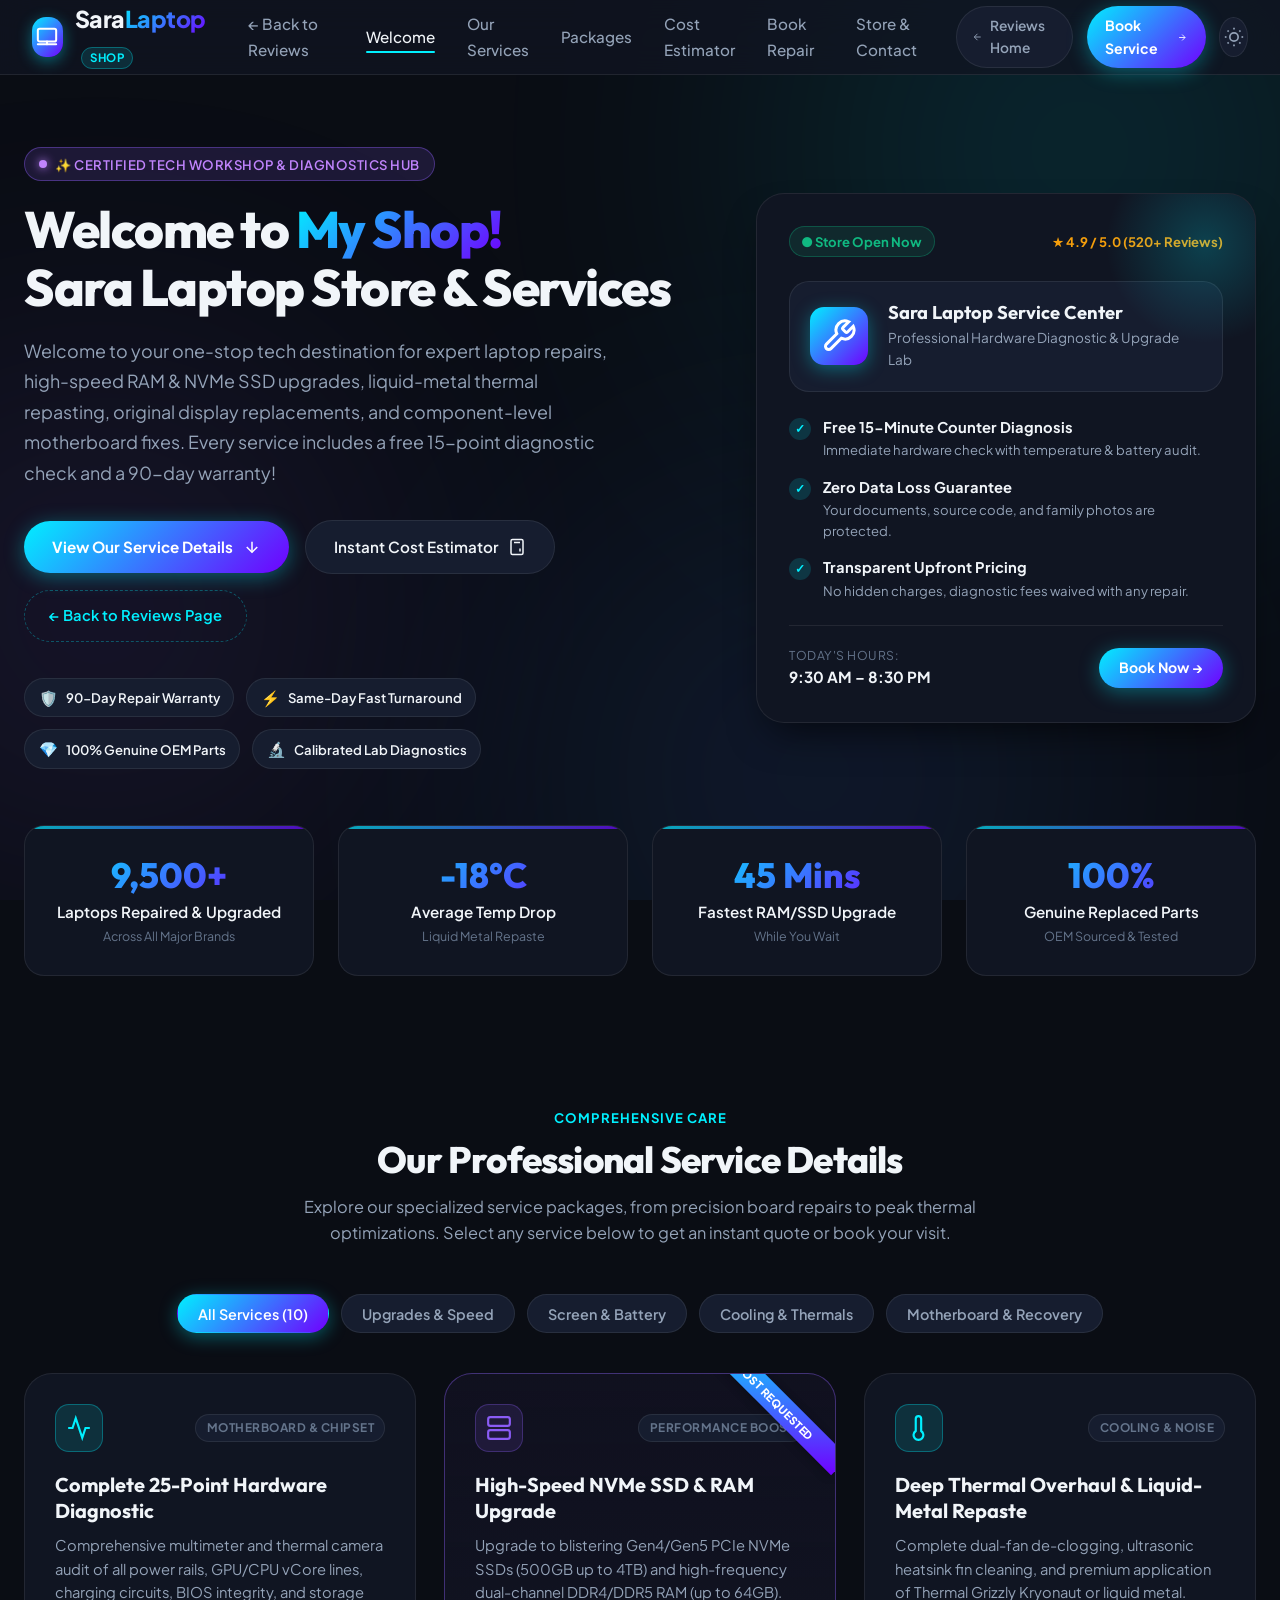
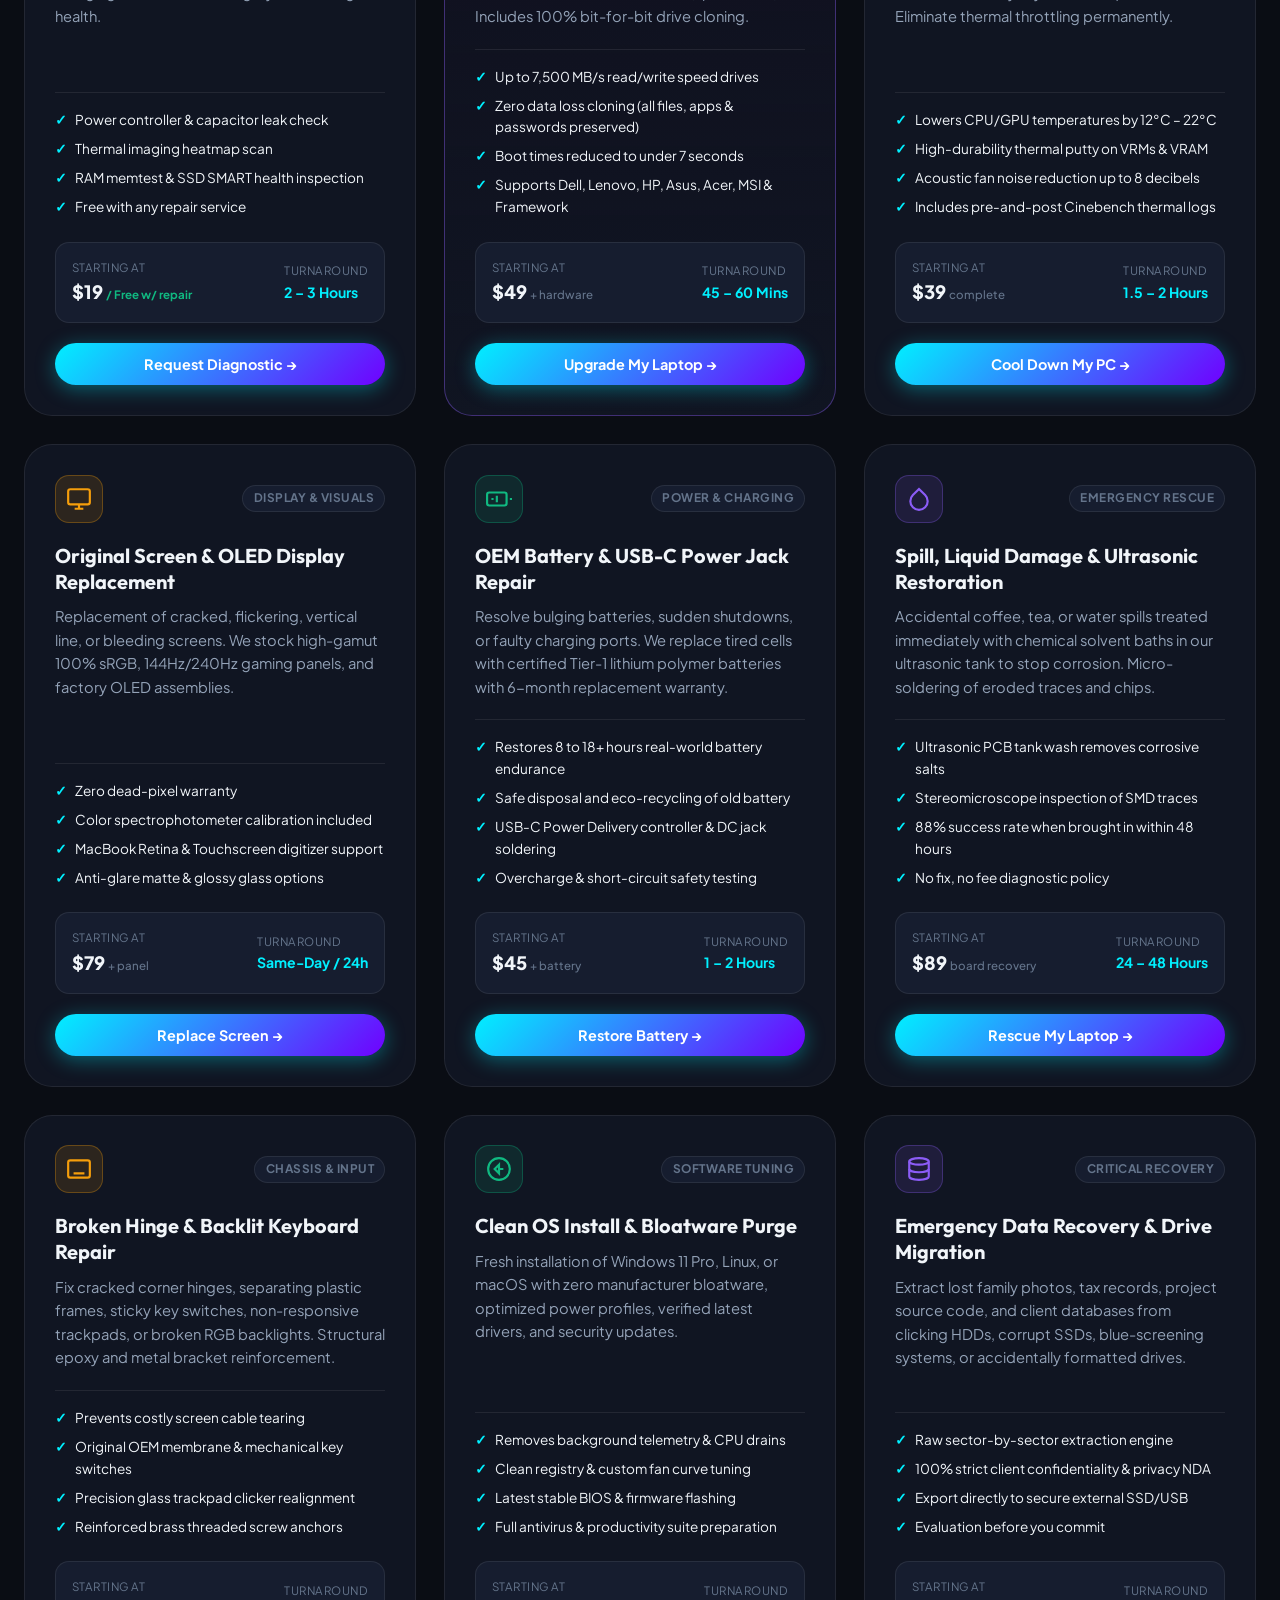
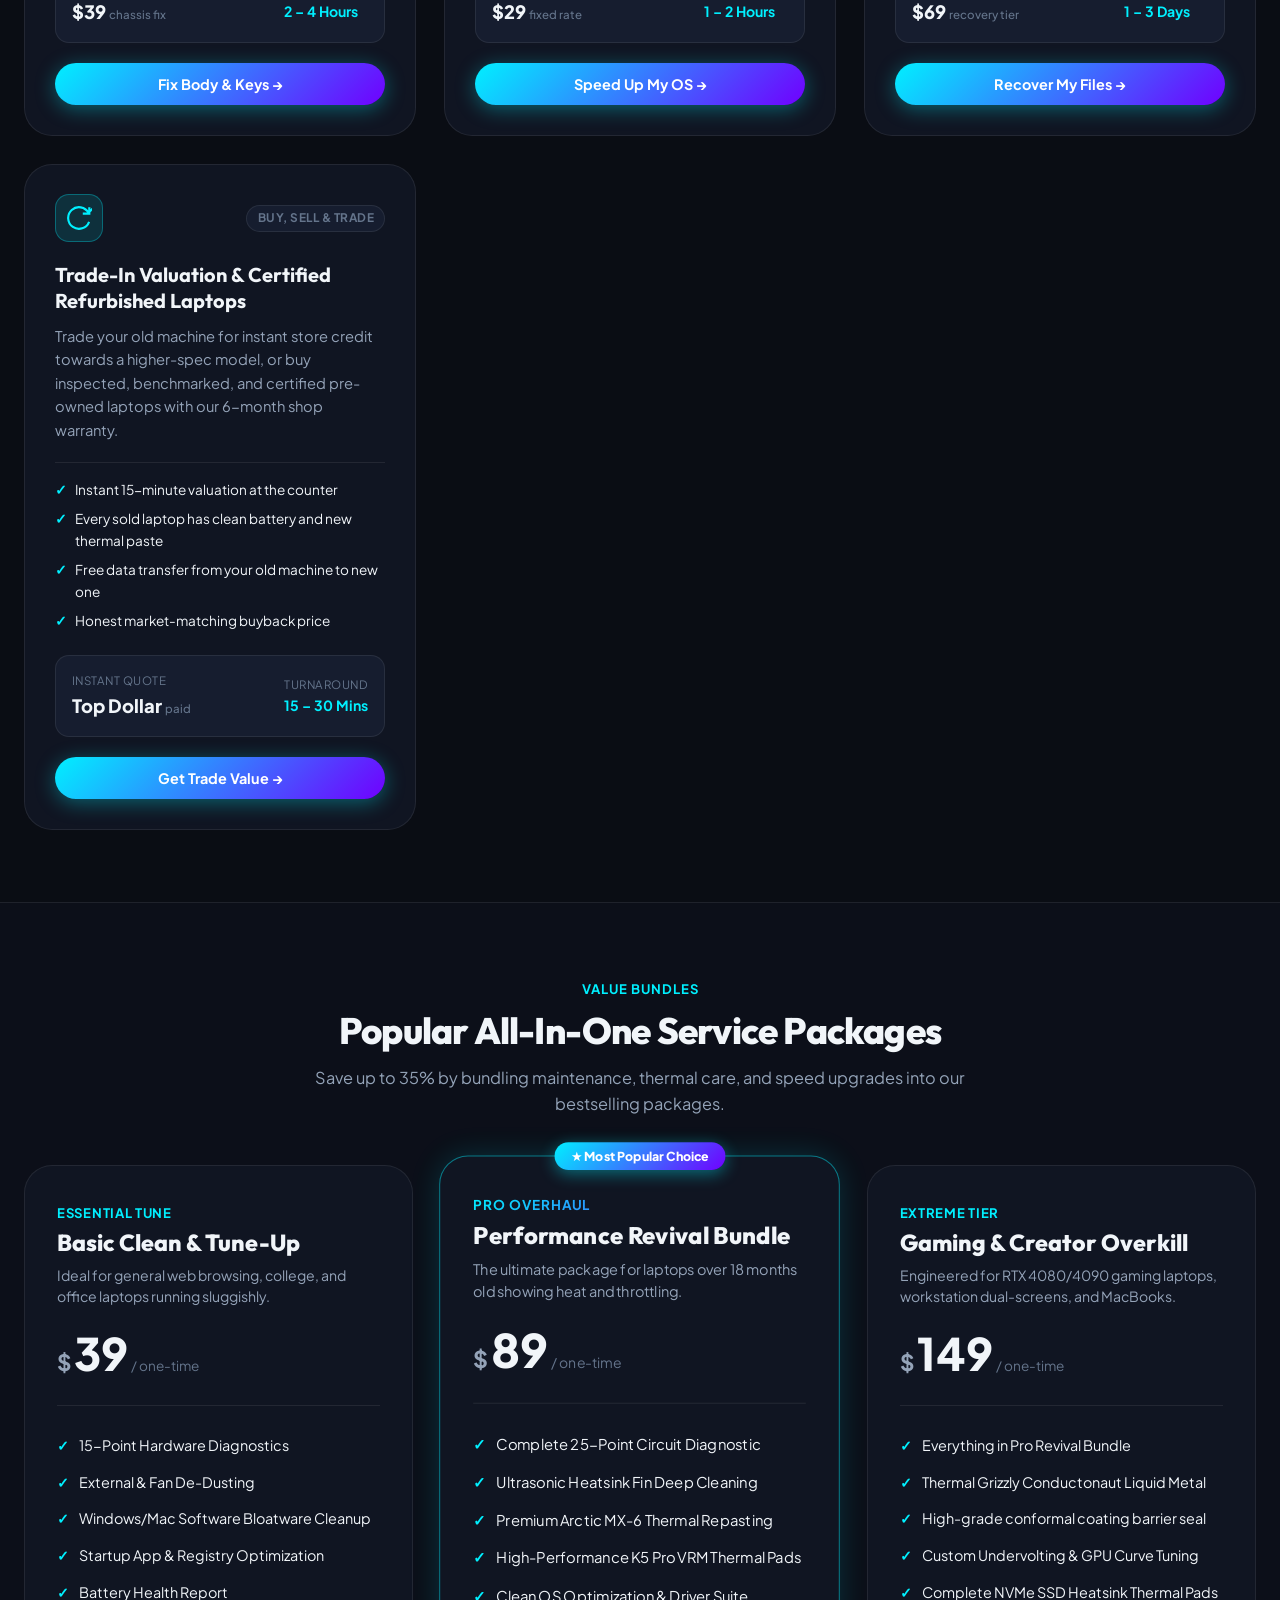
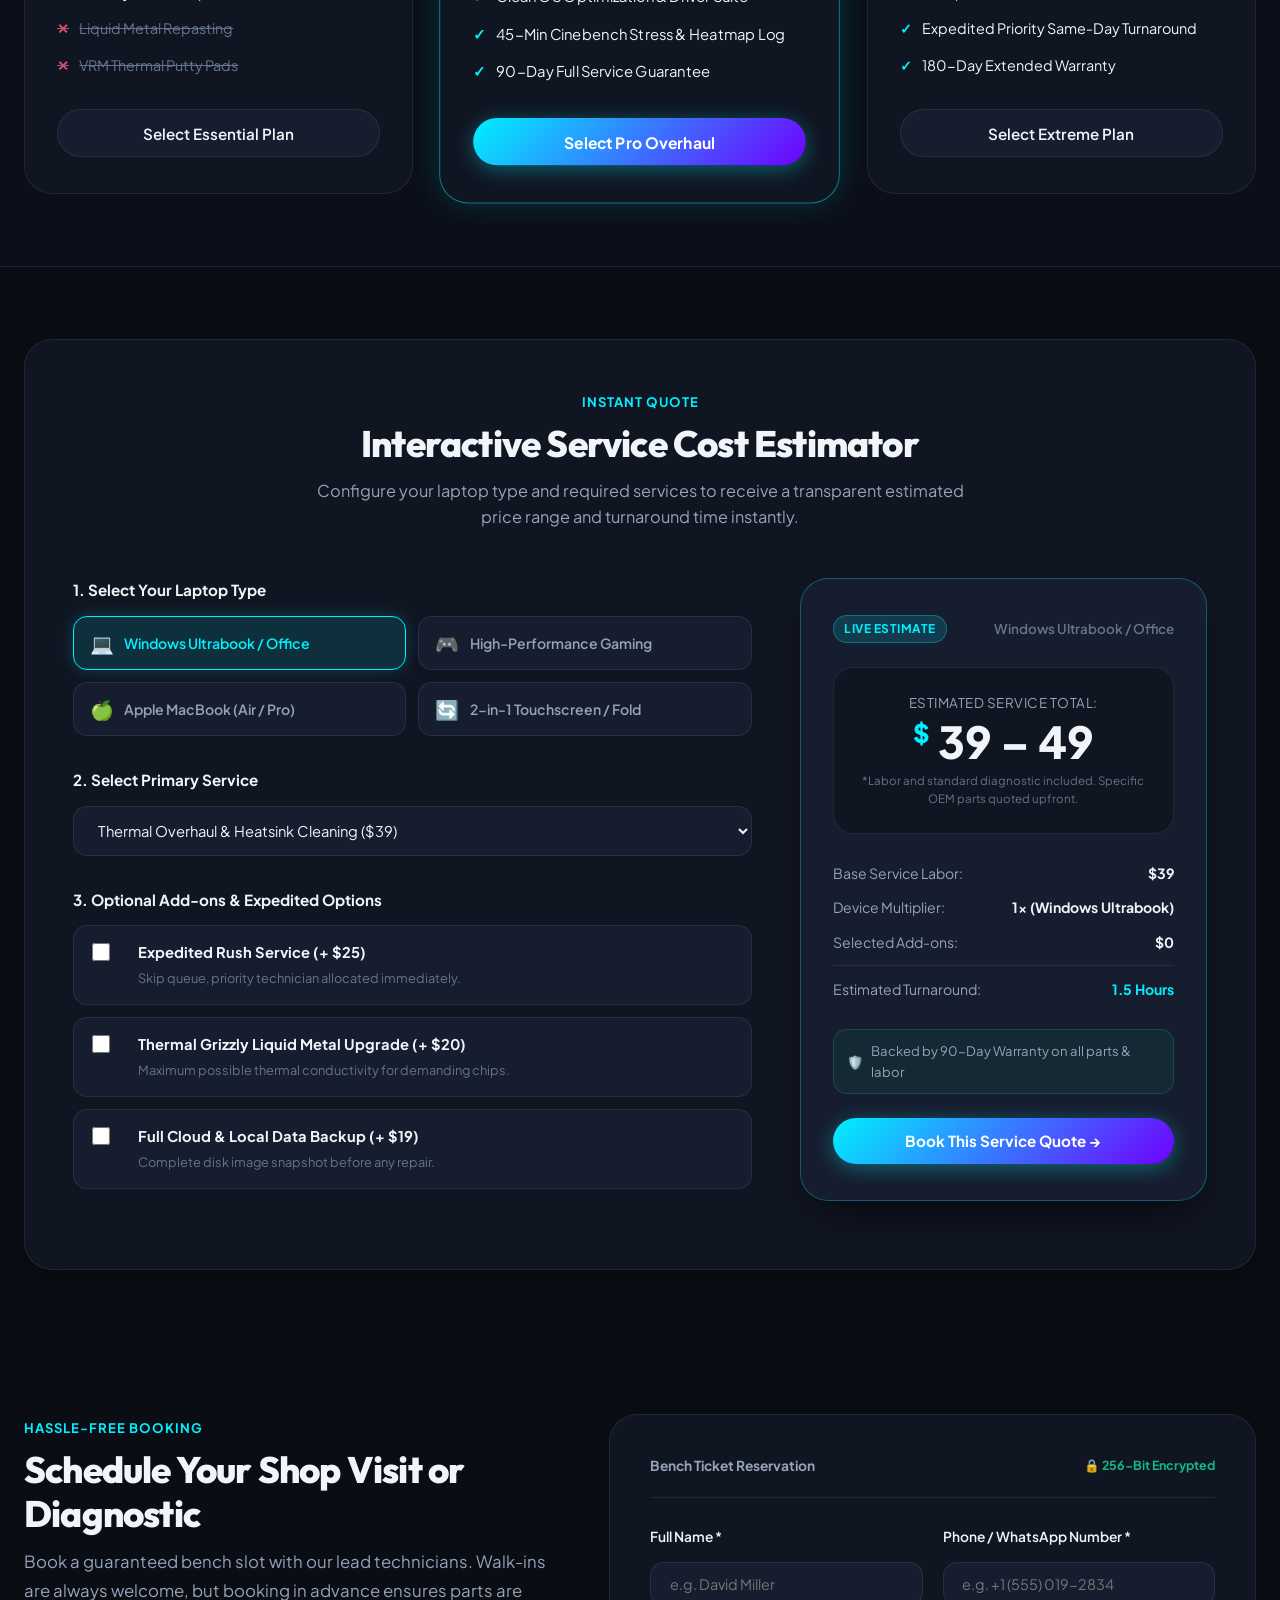
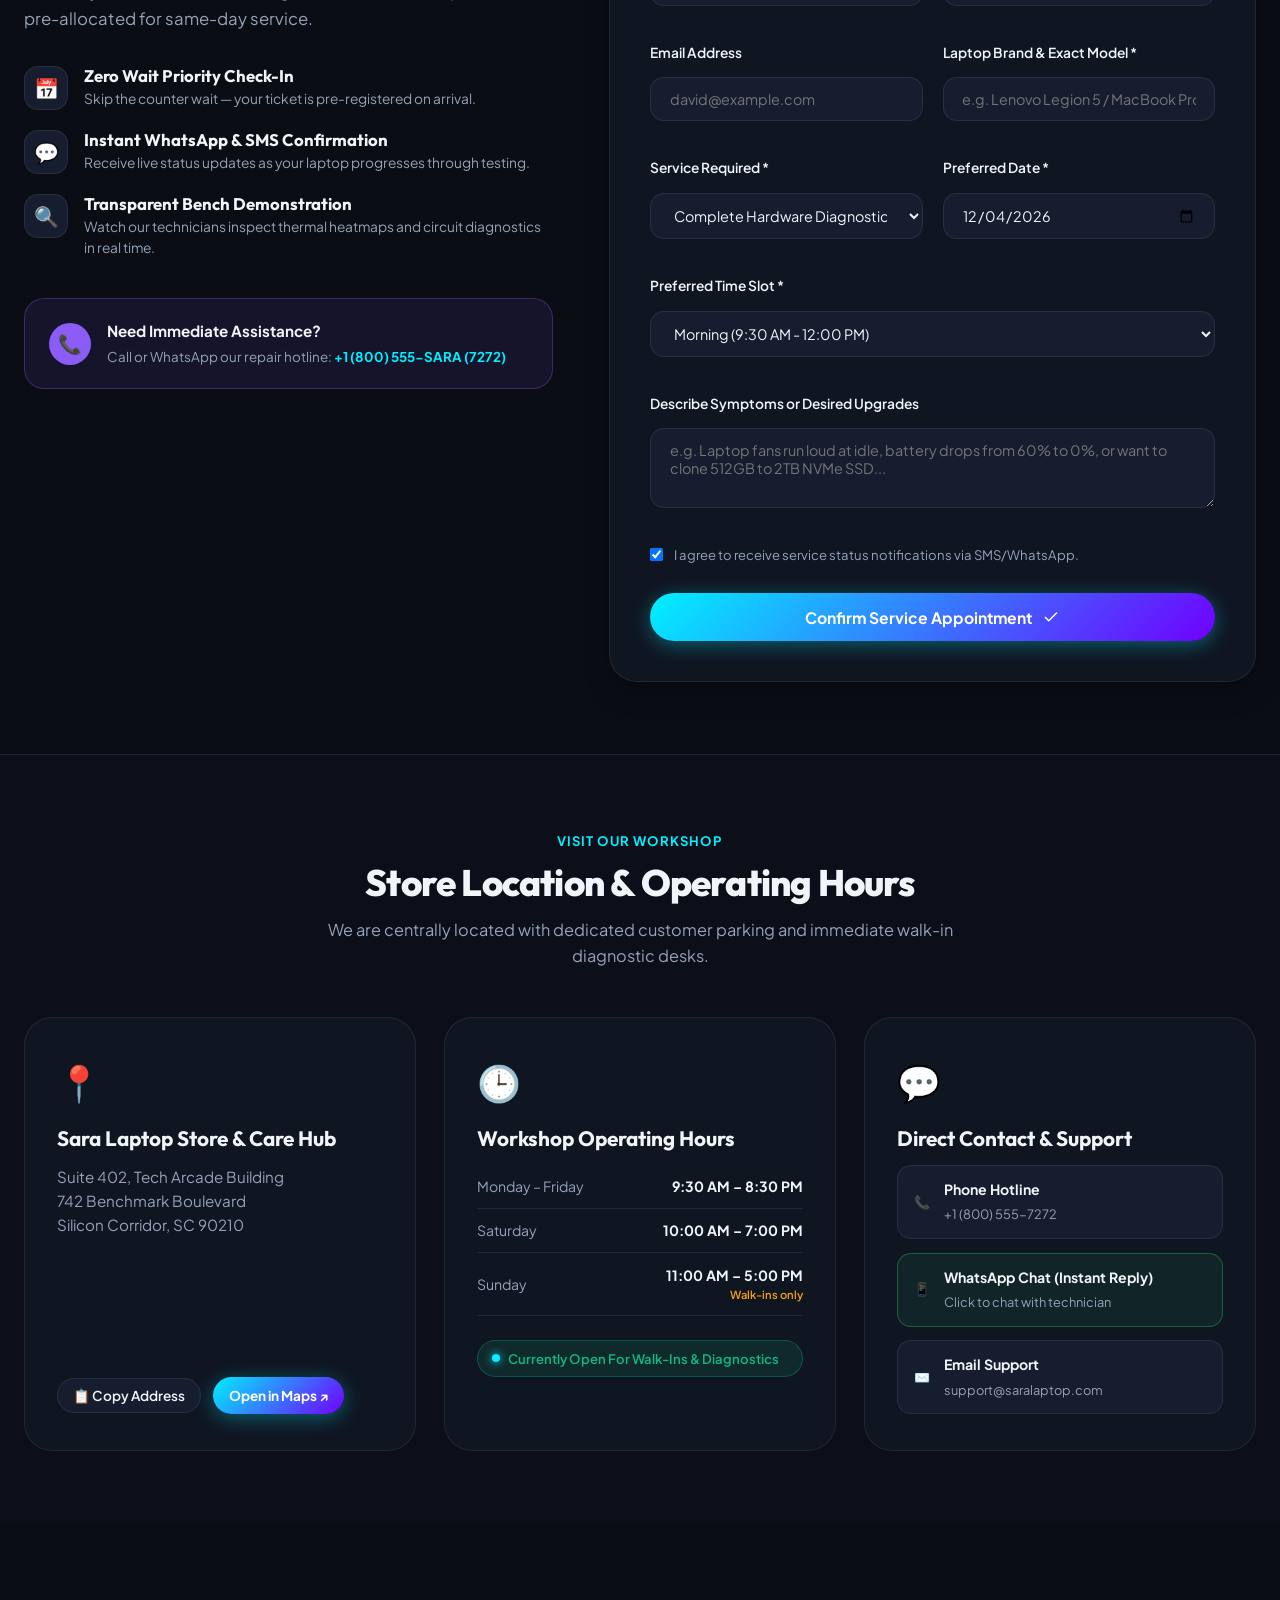
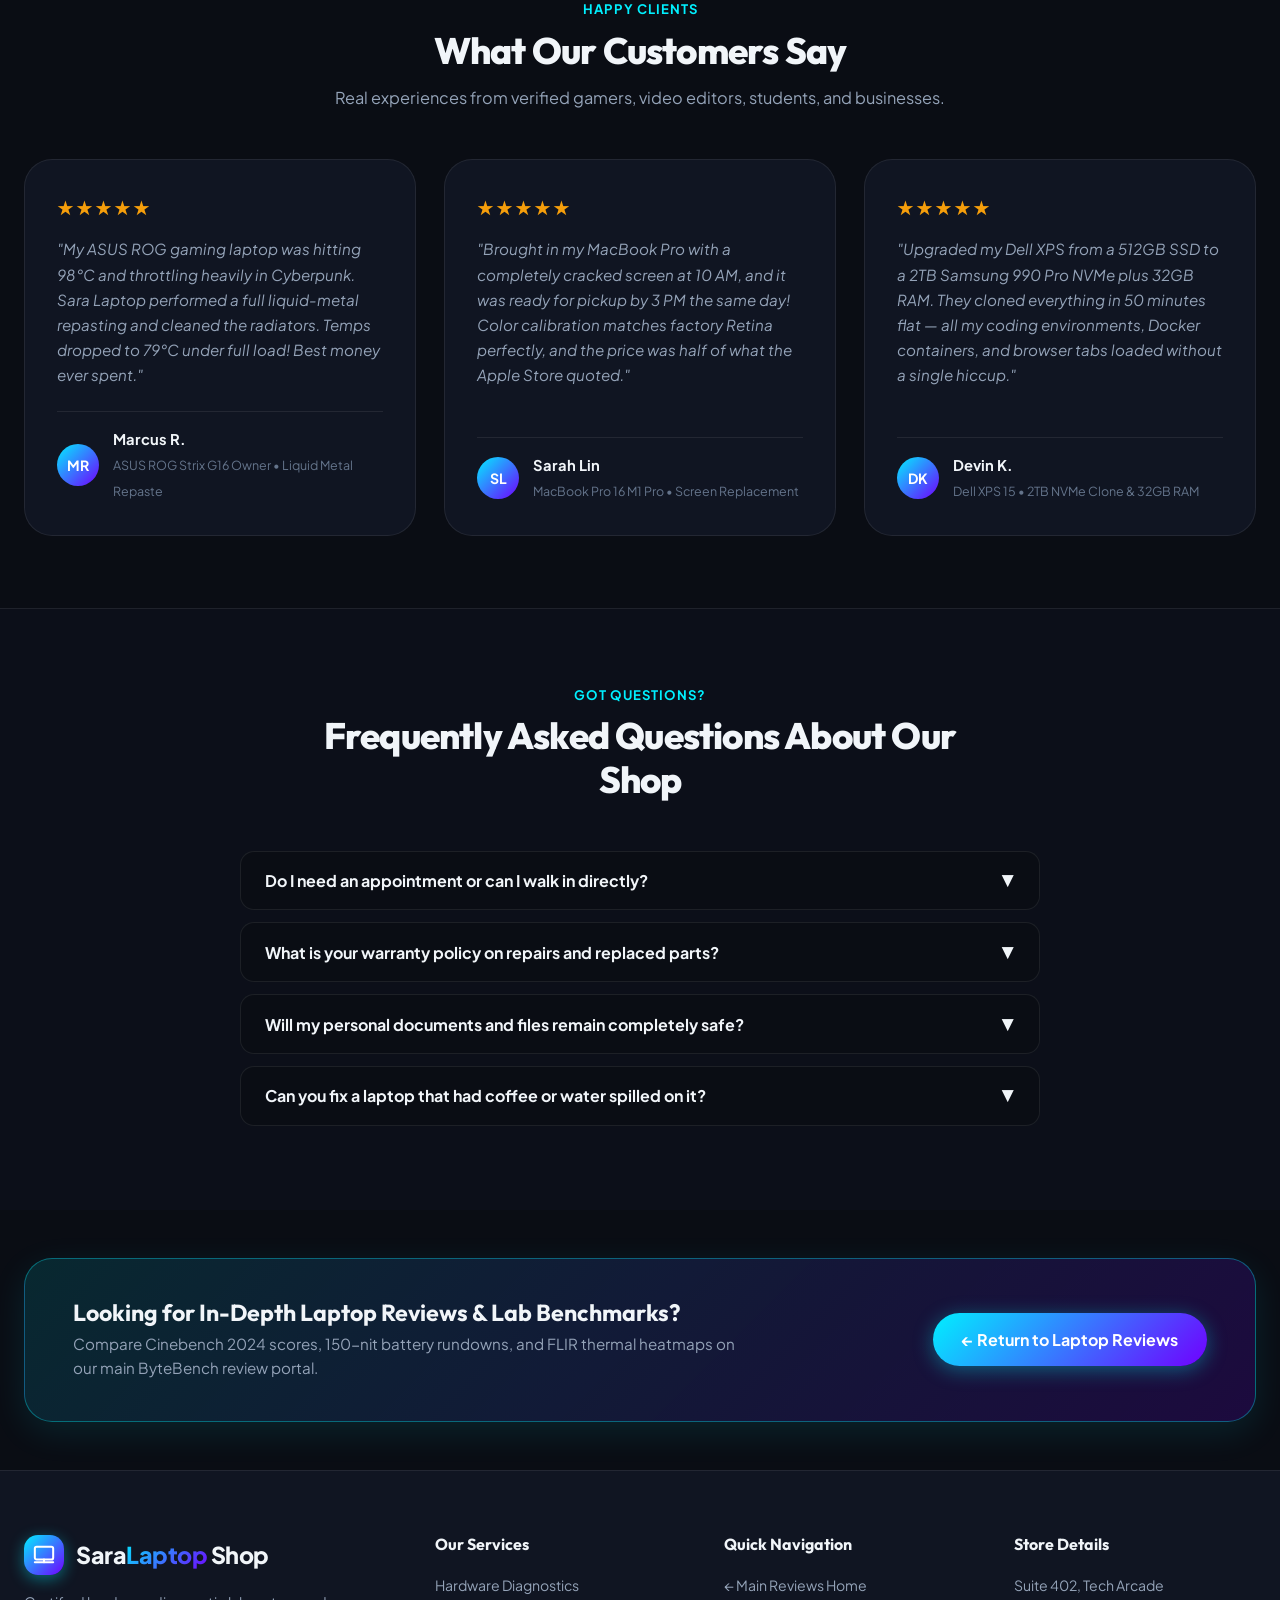
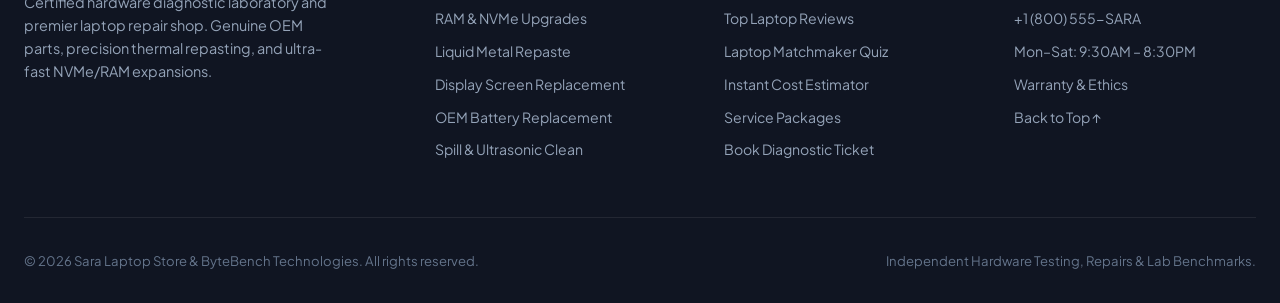
<file: shop.html>
<!DOCTYPE html>
<html lang="en" data-theme="dark">

<head>
  <meta charset="UTF-8">
  <meta name="viewport" content="width=device-width, initial-scale=1.0">
  <meta name="description"
    content="Welcome to Sara Laptop Store & Service Hub — Expert laptop repair, ultra-fast NVMe SSD and RAM upgrades, liquid-metal thermal repasting, original screen & battery replacements, and certified diagnostics.">
  <meta name="keywords"
    content="laptop repair shop, sara laptop services, laptop screen replacement, ssd upgrade, liquid metal repaste, laptop battery replacement, macbook repair, motherboard diagnostic">
  <meta name="author" content="Sara Laptop & ByteBench Labs">
  <title>Welcome to My Shop — Sara Laptop Store & Tech Services</title>

  <!-- Favicon SVG -->
  <link rel="icon" type="image/svg+xml"
    href="data:image/svg+xml,<svg xmlns='http://www.w3.org/2000/svg' viewBox='0 0 24 24' fill='%2300f0ff'><path d='M20 18c1.1 0 1.99-.9 1.99-2L22 6c0-1.1-.9-2-2-2H4c-1.1 0-2 .9-2 2v10c0 1.1.9 2 2 2H0v2h24v-2h-4zM4 6h16v10H4V6z'/></svg>">

  <!-- Stylesheet -->
  <link rel="stylesheet" href="css/styles.css">
</head>

<body class="shop-page-body">

  <!-- Ambient Glow Backgrounds -->
  <div class="bg-ambient-light" aria-hidden="true">
    <div class="ambient-blob blob-1"></div>
    <div class="ambient-blob blob-2"></div>
    <div class="ambient-blob blob-3"></div>
  </div>

  <!-- ==========================================================================
       Header & Navigation Bar
       ========================================================================== -->
  <header class="site-header" id="siteHeader">
    <div class="container">
      <nav class="navbar" aria-label="Shop Navigation">
        <!-- Logo -->
        <a href="index.html" class="logo-wrapper" id="brandLogo" title="Back to ByteBench Home">
          <div class="logo-icon-box">
            <svg viewBox="0 0 24 24" fill="none" stroke="currentColor" stroke-width="2.2" stroke-linecap="round"
              stroke-linejoin="round">
              <rect x="2" y="3" width="20" height="14" rx="2" ry="2" />
              <line x1="2" y1="20" x2="22" y2="20" />
              <path d="M12 17v3" />
            </svg>
          </div>
          <span>Sara<span class="text-gradient">Laptop</span> <span class="shop-badge-header">Shop</span></span>
        </a>

        <!-- Desktop Navigation Menu -->
        <ul class="nav-menu" id="navMenu">
          <li><a href="index.html" class="nav-link nav-link-return">← Back to Reviews</a></li>
          <li><a href="#welcome" class="nav-link active">Welcome</a></li>
          <li><a href="#services" class="nav-link">Our Services</a></li>
          <li><a href="#packages" class="nav-link">Packages</a></li>
          <li><a href="#calculator" class="nav-link">Cost Estimator</a></li>
          <li><a href="#booking" class="nav-link">Book Repair</a></li>
          <li><a href="#contact" class="nav-link">Store & Contact</a></li>
        </ul>

        <!-- Navigation Right Actions -->
        <div class="nav-actions">
          <!-- Back to Reviews Button -->
          <a href="index.html" class="btn-return-home" title="Return to Benchmark Reviews">
            <svg width="16" height="16" viewBox="0 0 24 24" fill="none" stroke="currentColor" stroke-width="2">
              <line x1="19" y1="12" x2="5" y2="12"></line>
              <polyline points="12 19 5 12 12 5"></polyline>
            </svg>
            <span>Reviews Home</span>
          </a>

          <!-- Book Appointment Button -->
          <a href="#booking" class="btn-primary btn-shop-action" style="padding: 0.55rem 1.15rem; font-size: 0.88rem;">
            <span>Book Service</span>
            <svg width="15" height="15" viewBox="0 0 24 24" fill="none" stroke="currentColor" stroke-width="2">
              <line x1="5" y1="12" x2="19" y2="12"></line>
              <polyline points="12 5 19 12 12 19"></polyline>
            </svg>
          </a>

          <!-- Theme Toggle -->
          <button class="theme-toggle-btn" id="themeToggleBtn" aria-label="Toggle dark/light theme"
            title="Toggle theme">
            <!-- Injected via JavaScript -->
          </button>

          <!-- Mobile Hamburger Toggle -->
          <button class="mobile-toggle-btn" id="mobileMenuBtn" aria-label="Toggle navigation menu">
            <svg width="22" height="22" viewBox="0 0 24 24" fill="none" stroke="currentColor" stroke-width="2">
              <line x1="3" y1="12" x2="21" y2="12"></line>
              <line x1="3" y1="6" x2="21" y2="6"></line>
              <line x1="3" y1="18" x2="21" y2="18"></line>
            </svg>
          </button>
        </div>
      </nav>
    </div>
  </header>

  <main>
    <!-- ==========================================================================
         Hero Section — Welcome to My Shop
         ========================================================================== -->
    <section class="shop-hero-section" id="welcome">
      <div class="container">
        <div class="shop-hero-grid">
          <!-- Left Hero Text -->
          <div class="shop-hero-content">
            <div class="hero-pill-badge shop-welcome-badge">
              <span class="pulse-dot"></span>
              <span>✨ Certified Tech Workshop & Diagnostics Hub</span>
            </div>

            <h1 class="shop-hero-title">
              Welcome to <span class="text-gradient">My Shop!</span><br>
              Sara Laptop Store & Services
            </h1>

            <p class="shop-hero-description">
              Welcome to your one-stop tech destination for expert laptop repairs, high-speed RAM & NVMe SSD upgrades,
              liquid-metal thermal repasting, original display replacements, and component-level motherboard fixes.
              Every service includes a free 15-point diagnostic check and a 90-day warranty!
            </p>

            <div class="shop-cta-group">
              <a href="#services" class="btn-primary" id="heroCtaServices">
                <span>View Our Service Details</span>
                <svg width="18" height="18" viewBox="0 0 24 24" fill="none" stroke="currentColor" stroke-width="2">
                  <line x1="12" y1="5" x2="12" y2="19"></line>
                  <polyline points="19 12 12 19 5 12"></polyline>
                </svg>
              </a>
              <a href="#calculator" class="btn-secondary" id="heroCtaCalculator">
                <span>Instant Cost Estimator</span>
                <svg width="18" height="18" viewBox="0 0 24 24" fill="none" stroke="currentColor" stroke-width="2">
                  <rect x="4" y="2" width="16" height="20" rx="2"></rect>
                  <line x1="8" y1="6" x2="16" y2="6"></line>
                  <line x1="16" y1="14" x2="16" y2="18"></line>
                  <path d="M16 10h.01"></path>
                  <path d="M12 10h.01"></path>
                  <path d="M8 10h.01"></path>
                  <path d="M12 14h.01"></path>
                  <path d="M8 14h.01"></path>
                  <path d="M12 18h.01"></path>
                  <path d="M8 18h.01"></path>
                </svg>
              </a>
              <a href="index.html" class="btn-outline-link">
                <span>← Back to Reviews Page</span>
              </a>
            </div>

            <!-- Shop Quick Badges -->
            <div class="shop-trust-pills">
              <div class="trust-pill-item">
                <span class="trust-icon">🛡️</span>
                <span>90-Day Repair Warranty</span>
              </div>
              <div class="trust-pill-item">
                <span class="trust-icon">⚡</span>
                <span>Same-Day Fast Turnaround</span>
              </div>
              <div class="trust-pill-item">
                <span class="trust-icon">💎</span>
                <span>100% Genuine OEM Parts</span>
              </div>
              <div class="trust-pill-item">
                <span class="trust-icon">🔬</span>
                <span>Calibrated Lab Diagnostics</span>
              </div>
            </div>
          </div>

          <!-- Right Shop Hero Spotlight Card -->
          <div class="shop-spotlight-card">
            <div class="spotlight-glass-glow"></div>
            <div class="shop-spotlight-header">
              <span class="shop-live-tag">● Store Open Now</span>
              <span class="shop-rating-tag">★ 4.9 / 5.0 (520+ Reviews)</span>
            </div>

            <div class="shop-spotlight-banner">
              <div class="shop-avatar-box">
                <svg width="36" height="36" viewBox="0 0 24 24" fill="none" stroke="currentColor" stroke-width="2">
                  <path d="M14.7 6.3a1 1 0 0 0 0 1.4l1.6 1.6a1 1 0 0 0 1.4 0l3.77-3.77a6 6 0 0 1-7.94 7.94l-6.91 6.91a2.12 2.12 0 0 1-3-3l6.91-6.91a6 6 0 0 1 7.94-7.94l-3.76 3.76z"></path>
                </svg>
              </div>
              <div>
                <h3>Sara Laptop Service Center</h3>
                <p>Professional Hardware Diagnostic & Upgrade Lab</p>
              </div>
            </div>

            <div class="shop-highlights-list">
              <div class="shop-highlight-row">
                <div class="highlight-check">✓</div>
                <div>
                  <strong>Free 15-Minute Counter Diagnosis</strong>
                  <p>Immediate hardware check with temperature & battery audit.</p>
                </div>
              </div>

              <div class="shop-highlight-row">
                <div class="highlight-check">✓</div>
                <div>
                  <strong>Zero Data Loss Guarantee</strong>
                  <p>Your documents, source code, and family photos are protected.</p>
                </div>
              </div>

              <div class="shop-highlight-row">
                <div class="highlight-check">✓</div>
                <div>
                  <strong>Transparent Upfront Pricing</strong>
                  <p>No hidden charges, diagnostic fees waived with any repair.</p>
                </div>
              </div>
            </div>

            <div class="shop-spotlight-footer">
              <div class="store-hours-mini">
                <span class="hours-label">Today's Hours:</span>
                <span class="hours-time">9:30 AM – 8:30 PM</span>
              </div>
              <a href="#booking" class="btn-primary" style="padding: 0.55rem 1.25rem; font-size: 0.88rem;">
                Book Now →
              </a>
            </div>
          </div>
        </div>

        <!-- Shop Stats Row -->
        <div class="shop-stats-grid">
          <div class="shop-stat-card">
            <h4>9,500+</h4>
            <p>Laptops Repaired & Upgraded</p>
            <span class="stat-sub">Across All Major Brands</span>
          </div>
          <div class="shop-stat-card">
            <h4>-18°C</h4>
            <p>Average Temp Drop</p>
            <span class="stat-sub">Liquid Metal Repaste</span>
          </div>
          <div class="shop-stat-card">
            <h4>45 Mins</h4>
            <p>Fastest RAM/SSD Upgrade</p>
            <span class="stat-sub">While You Wait</span>
          </div>
          <div class="shop-stat-card">
            <h4>100%</h4>
            <p>Genuine Replaced Parts</p>
            <span class="stat-sub">OEM Sourced & Tested</span>
          </div>
        </div>
      </div>
    </section>

    <!-- ==========================================================================
         Our Service Details Section
         ========================================================================== -->
    <section class="shop-services-section" id="services">
      <div class="container">
        <div class="section-header">
          <span class="section-tag">Comprehensive Care</span>
          <h2 class="section-title">Our Professional Service Details</h2>
          <p class="section-subtitle">
            Explore our specialized service packages, from precision board repairs to peak thermal optimizations.
            Select any service below to get an instant quote or book your visit.
          </p>
        </div>

        <!-- Service Category Filter Pills -->
        <div class="service-filters-wrapper">
          <ul class="service-category-pills" id="serviceFilters" role="tablist">
            <li><button class="service-filter-btn active" data-filter="all">All Services (10)</button></li>
            <li><button class="service-filter-btn" data-filter="hardware">Upgrades & Speed</button></li>
            <li><button class="service-filter-btn" data-filter="screen-battery">Screen & Battery</button></li>
            <li><button class="service-filter-btn" data-filter="cooling">Cooling & Thermals</button></li>
            <li><button class="service-filter-btn" data-filter="motherboard">Motherboard & Recovery</button></li>
          </ul>
        </div>

        <!-- Services Cards Grid -->
        <div class="services-cards-grid" id="servicesCardsGrid">

          <!-- Service 1: Diagnostics -->
          <div class="service-card" data-category="motherboard" data-service-id="diagnostic">
            <div class="service-card-top">
              <div class="service-icon-box cyan-glow">
                <svg width="26" height="26" viewBox="0 0 24 24" fill="none" stroke="currentColor" stroke-width="2">
                  <path d="M22 12h-4l-3 9L9 3l-3 9H2" />
                </svg>
              </div>
              <span class="service-category-badge">Motherboard & Chipset</span>
            </div>
            <h3 class="service-title">Complete 25-Point Hardware Diagnostic</h3>
            <p class="service-desc">
              Comprehensive multimeter and thermal camera audit of all power rails, GPU/CPU vCore lines, charging
              circuits, BIOS integrity, and storage health.
            </p>
            <ul class="service-features-list">
              <li>Power controller & capacitor leak check</li>
              <li>Thermal imaging heatmap scan</li>
              <li>RAM memtest & SSD SMART health inspection</li>
              <li>Free with any repair service</li>
            </ul>
            <div class="service-meta-box">
              <div class="service-pricing">
                <span class="price-label">Starting at</span>
                <span class="price-val">$19 <span class="free-tag">/ Free w/ repair</span></span>
              </div>
              <div class="service-duration">
                <span class="time-label">Turnaround</span>
                <span class="time-val">2 – 3 Hours</span>
              </div>
            </div>
            <button class="btn-primary btn-book-service" data-service-name="Hardware Diagnostic">
              Request Diagnostic →
            </button>
          </div>

          <!-- Service 2: RAM & NVMe SSD Upgrade -->
          <div class="service-card featured-service" data-category="hardware" data-service-id="ssd-ram">
            <div class="featured-service-ribbon">Most Requested</div>
            <div class="service-card-top">
              <div class="service-icon-box purple-glow">
                <svg width="26" height="26" viewBox="0 0 24 24" fill="none" stroke="currentColor" stroke-width="2">
                  <rect x="2" y="2" width="20" height="8" rx="2" ry="2"></rect>
                  <rect x="2" y="14" width="20" height="8" rx="2" ry="2"></rect>
                  <line x1="6" y1="6" x2="6.01" y2="6"></line>
                  <line x1="6" y1="18" x2="6.01" y2="18"></line>
                </svg>
              </div>
              <span class="service-category-badge">Performance Boost</span>
            </div>
            <h3 class="service-title">High-Speed NVMe SSD & RAM Upgrade</h3>
            <p class="service-desc">
              Upgrade to blistering Gen4/Gen5 PCIe NVMe SSDs (500GB up to 4TB) and high-frequency dual-channel DDR4/DDR5
              RAM (up to 64GB). Includes 100% bit-for-bit drive cloning.
            </p>
            <ul class="service-features-list">
              <li>Up to 7,500 MB/s read/write speed drives</li>
              <li>Zero data loss cloning (all files, apps & passwords preserved)</li>
              <li>Boot times reduced to under 7 seconds</li>
              <li>Supports Dell, Lenovo, HP, Asus, Acer, MSI & Framework</li>
            </ul>
            <div class="service-meta-box">
              <div class="service-pricing">
                <span class="price-label">Starting at</span>
                <span class="price-val">$49 <span class="price-note">+ hardware</span></span>
              </div>
              <div class="service-duration">
                <span class="time-label">Turnaround</span>
                <span class="time-val">45 – 60 Mins</span>
              </div>
            </div>
            <button class="btn-primary btn-book-service" data-service-name="RAM & NVMe SSD Upgrade">
              Upgrade My Laptop →
            </button>
          </div>

          <!-- Service 3: Liquid-Metal & Thermal Overhaul -->
          <div class="service-card" data-category="cooling" data-service-id="thermal">
            <div class="service-card-top">
              <div class="service-icon-box cyan-glow">
                <svg width="26" height="26" viewBox="0 0 24 24" fill="none" stroke="currentColor" stroke-width="2">
                  <path d="M14 14.76V3.5a2.5 2.5 0 0 0-5 0v11.26a4.5 4.5 0 1 0 5 0z"></path>
                </svg>
              </div>
              <span class="service-category-badge">Cooling & Noise</span>
            </div>
            <h3 class="service-title">Deep Thermal Overhaul & Liquid-Metal Repaste</h3>
            <p class="service-desc">
              Complete dual-fan de-clogging, ultrasonic heatsink fin cleaning, and premium application of Thermal
              Grizzly Kryonaut or liquid metal. Eliminate thermal throttling permanently.
            </p>
            <ul class="service-features-list">
              <li>Lowers CPU/GPU temperatures by 12°C – 22°C</li>
              <li>High-durability thermal putty on VRMs & VRAM</li>
              <li>Acoustic fan noise reduction up to 8 decibels</li>
              <li>Includes pre-and-post Cinebench thermal logs</li>
            </ul>
            <div class="service-meta-box">
              <div class="service-pricing">
                <span class="price-label">Starting at</span>
                <span class="price-val">$39 <span class="price-note">complete</span></span>
              </div>
              <div class="service-duration">
                <span class="time-label">Turnaround</span>
                <span class="time-val">1.5 – 2 Hours</span>
              </div>
            </div>
            <button class="btn-primary btn-book-service" data-service-name="Thermal Repasting & Cooling">
              Cool Down My PC →
            </button>
          </div>

          <!-- Service 4: Screen Replacement -->
          <div class="service-card" data-category="screen-battery" data-service-id="screen">
            <div class="service-card-top">
              <div class="service-icon-box amber-glow">
                <svg width="26" height="26" viewBox="0 0 24 24" fill="none" stroke="currentColor" stroke-width="2">
                  <rect x="2" y="3" width="20" height="14" rx="2" ry="2"></rect>
                  <line x1="8" y1="21" x2="16" y2="21"></line>
                  <line x1="12" y1="17" x2="12" y2="21"></line>
                </svg>
              </div>
              <span class="service-category-badge">Display & Visuals</span>
            </div>
            <h3 class="service-title">Original Screen & OLED Display Replacement</h3>
            <p class="service-desc">
              Replacement of cracked, flickering, vertical line, or bleeding screens. We stock high-gamut 100% sRGB,
              144Hz/240Hz gaming panels, and factory OLED assemblies.
            </p>
            <ul class="service-features-list">
              <li>Zero dead-pixel warranty</li>
              <li>Color spectrophotometer calibration included</li>
              <li>MacBook Retina & Touchscreen digitizer support</li>
              <li>Anti-glare matte & glossy glass options</li>
            </ul>
            <div class="service-meta-box">
              <div class="service-pricing">
                <span class="price-label">Starting at</span>
                <span class="price-val">$79 <span class="price-note">+ panel</span></span>
              </div>
              <div class="service-duration">
                <span class="time-label">Turnaround</span>
                <span class="time-val">Same-Day / 24h</span>
              </div>
            </div>
            <button class="btn-primary btn-book-service" data-service-name="Screen Replacement">
              Replace Screen →
            </button>
          </div>

          <!-- Service 5: Battery Replacement -->
          <div class="service-card" data-category="screen-battery" data-service-id="battery">
            <div class="service-card-top">
              <div class="service-icon-box emerald-glow">
                <svg width="26" height="26" viewBox="0 0 24 24" fill="none" stroke="currentColor" stroke-width="2">
                  <rect x="1" y="6" width="18" height="12" rx="2"></rect>
                  <line x1="23" y1="13" x2="23" y2="11"></line>
                  <line x1="6" y1="11" x2="6" y2="13"></line>
                  <line x1="10" y1="9" x2="10" y2="15"></line>
                </svg>
              </div>
              <span class="service-category-badge">Power & Charging</span>
            </div>
            <h3 class="service-title">OEM Battery & USB-C Power Jack Repair</h3>
            <p class="service-desc">
              Resolve bulging batteries, sudden shutdowns, or faulty charging ports. We replace tired cells with
              certified Tier-1 lithium polymer batteries with 6-month replacement warranty.
            </p>
            <ul class="service-features-list">
              <li>Restores 8 to 18+ hours real-world battery endurance</li>
              <li>Safe disposal and eco-recycling of old battery</li>
              <li>USB-C Power Delivery controller & DC jack soldering</li>
              <li>Overcharge & short-circuit safety testing</li>
            </ul>
            <div class="service-meta-box">
              <div class="service-pricing">
                <span class="price-label">Starting at</span>
                <span class="price-val">$45 <span class="price-note">+ battery</span></span>
              </div>
              <div class="service-duration">
                <span class="time-label">Turnaround</span>
                <span class="time-val">1 – 2 Hours</span>
              </div>
            </div>
            <button class="btn-primary btn-book-service" data-service-name="Battery & Charging Port">
              Restore Battery →
            </button>
          </div>

          <!-- Service 6: Liquid Damage Ultrasonic Recovery -->
          <div class="service-card" data-category="motherboard" data-service-id="liquid-damage">
            <div class="service-card-top">
              <div class="service-icon-box purple-glow">
                <svg width="26" height="26" viewBox="0 0 24 24" fill="none" stroke="currentColor" stroke-width="2">
                  <path d="M12 2.69l5.66 5.66a8 8 0 1 1-11.31 0z"></path>
                </svg>
              </div>
              <span class="service-category-badge">Emergency Rescue</span>
            </div>
            <h3 class="service-title">Spill, Liquid Damage & Ultrasonic Restoration</h3>
            <p class="service-desc">
              Accidental coffee, tea, or water spills treated immediately with chemical solvent baths in our ultrasonic
              tank to stop corrosion. Micro-soldering of eroded traces and chips.
            </p>
            <ul class="service-features-list">
              <li>Ultrasonic PCB tank wash removes corrosive salts</li>
              <li>Stereomicroscope inspection of SMD traces</li>
              <li>88% success rate when brought in within 48 hours</li>
              <li>No fix, no fee diagnostic policy</li>
            </ul>
            <div class="service-meta-box">
              <div class="service-pricing">
                <span class="price-label">Starting at</span>
                <span class="price-val">$89 <span class="price-note">board recovery</span></span>
              </div>
              <div class="service-duration">
                <span class="time-label">Turnaround</span>
                <span class="time-val">24 – 48 Hours</span>
              </div>
            </div>
            <button class="btn-primary btn-book-service" data-service-name="Liquid Damage Recovery">
              Rescue My Laptop →
            </button>
          </div>

          <!-- Service 7: Hinge & Keyboard Repair -->
          <div class="service-card" data-category="hardware" data-service-id="hinge-keyboard">
            <div class="service-card-top">
              <div class="service-icon-box amber-glow">
                <svg width="26" height="26" viewBox="0 0 24 24" fill="none" stroke="currentColor" stroke-width="2">
                  <rect x="2" y="4" width="20" height="16" rx="2"></rect>
                  <path d="M6 8h.01"></path>
                  <path d="M10 8h.01"></path>
                  <path d="M14 8h.01"></path>
                  <path d="M18 8h.01"></path>
                  <path d="M8 12h.01"></path>
                  <path d="M12 12h.01"></path>
                  <path d="M16 12h.01"></path>
                  <path d="M7 16h10"></path>
                </svg>
              </div>
              <span class="service-category-badge">Chassis & Input</span>
            </div>
            <h3 class="service-title">Broken Hinge & Backlit Keyboard Repair</h3>
            <p class="service-desc">
              Fix cracked corner hinges, separating plastic frames, sticky key switches, non-responsive trackpads, or
              broken RGB backlights. Structural epoxy and metal bracket reinforcement.
            </p>
            <ul class="service-features-list">
              <li>Prevents costly screen cable tearing</li>
              <li>Original OEM membrane & mechanical key switches</li>
              <li>Precision glass trackpad clicker realignment</li>
              <li>Reinforced brass threaded screw anchors</li>
            </ul>
            <div class="service-meta-box">
              <div class="service-pricing">
                <span class="price-label">Starting at</span>
                <span class="price-val">$39 <span class="price-note">chassis fix</span></span>
              </div>
              <div class="service-duration">
                <span class="time-label">Turnaround</span>
                <span class="time-val">2 – 4 Hours</span>
              </div>
            </div>
            <button class="btn-primary btn-book-service" data-service-name="Hinge & Keyboard Repair">
              Fix Body & Keys →
            </button>
          </div>

          <!-- Service 8: Clean OS & Optimization -->
          <div class="service-card" data-category="hardware" data-service-id="os-clean">
            <div class="service-card-top">
              <div class="service-icon-box emerald-glow">
                <svg width="26" height="26" viewBox="0 0 24 24" fill="none" stroke="currentColor" stroke-width="2">
                  <circle cx="12" cy="12" r="10"></circle>
                  <polygon points="12 8 8 12 12 16 12 8"></polygon>
                  <line x1="16" y1="12" x2="12" y2="12"></line>
                </svg>
              </div>
              <span class="service-category-badge">Software Tuning</span>
            </div>
            <h3 class="service-title">Clean OS Install & Bloatware Purge</h3>
            <p class="service-desc">
              Fresh installation of Windows 11 Pro, Linux, or macOS with zero manufacturer bloatware, optimized power
              profiles, verified latest drivers, and security updates.
            </p>
            <ul class="service-features-list">
              <li>Removes background telemetry & CPU drains</li>
              <li>Clean registry & custom fan curve tuning</li>
              <li>Latest stable BIOS & firmware flashing</li>
              <li>Full antivirus & productivity suite preparation</li>
            </ul>
            <div class="service-meta-box">
              <div class="service-pricing">
                <span class="price-label">Starting at</span>
                <span class="price-val">$29 <span class="price-note">fixed rate</span></span>
              </div>
              <div class="service-duration">
                <span class="time-label">Turnaround</span>
                <span class="time-val">1 – 2 Hours</span>
              </div>
            </div>
            <button class="btn-primary btn-book-service" data-service-name="Clean OS & Optimization">
              Speed Up My OS →
            </button>
          </div>

          <!-- Service 9: Data Recovery -->
          <div class="service-card" data-category="motherboard" data-service-id="data-recovery">
            <div class="service-card-top">
              <div class="service-icon-box purple-glow">
                <svg width="26" height="26" viewBox="0 0 24 24" fill="none" stroke="currentColor" stroke-width="2">
                  <ellipse cx="12" cy="5" rx="9" ry="3"></ellipse>
                  <path d="M21 12c0 1.66-4 3-9 3s-9-1.34-9-3"></path>
                  <path d="M3 5v14c0 1.66 4 3 9 3s9-1.34 9-3V5"></path>
                </svg>
              </div>
              <span class="service-category-badge">Critical Recovery</span>
            </div>
            <h3 class="service-title">Emergency Data Recovery & Drive Migration</h3>
            <p class="service-desc">
              Extract lost family photos, tax records, project source code, and client databases from clicking HDDs,
              corrupt SSDs, blue-screening systems, or accidentally formatted drives.
            </p>
            <ul class="service-features-list">
              <li>Raw sector-by-sector extraction engine</li>
              <li>100% strict client confidentiality & privacy NDA</li>
              <li>Export directly to secure external SSD/USB</li>
              <li>Evaluation before you commit</li>
            </ul>
            <div class="service-meta-box">
              <div class="service-pricing">
                <span class="price-label">Starting at</span>
                <span class="price-val">$69 <span class="price-note">recovery tier</span></span>
              </div>
              <div class="service-duration">
                <span class="time-label">Turnaround</span>
                <span class="time-val">1 – 3 Days</span>
              </div>
            </div>
            <button class="btn-primary btn-book-service" data-service-name="Data Recovery & Migration">
              Recover My Files →
            </button>
          </div>

          <!-- Service 10: Trade-In & Refurbished -->
          <div class="service-card" data-category="hardware" data-service-id="trade-in">
            <div class="service-card-top">
              <div class="service-icon-box cyan-glow">
                <svg width="26" height="26" viewBox="0 0 24 24" fill="none" stroke="currentColor" stroke-width="2">
                  <path d="M21.5 2v6h-6M21.34 15.57a10 10 0 1 1-.57-8.38l5.67-5.67"></path>
                </svg>
              </div>
              <span class="service-category-badge">Buy, Sell & Trade</span>
            </div>
            <h3 class="service-title">Trade-In Valuation & Certified Refurbished Laptops</h3>
            <p class="service-desc">
              Trade your old machine for instant store credit towards a higher-spec model, or buy inspected,
              benchmarked, and certified pre-owned laptops with our 6-month shop warranty.
            </p>
            <ul class="service-features-list">
              <li>Instant 15-minute valuation at the counter</li>
              <li>Every sold laptop has clean battery and new thermal paste</li>
              <li>Free data transfer from your old machine to new one</li>
              <li>Honest market-matching buyback price</li>
            </ul>
            <div class="service-meta-box">
              <div class="service-pricing">
                <span class="price-label">Instant Quote</span>
                <span class="price-val">Top Dollar <span class="price-note">paid</span></span>
              </div>
              <div class="service-duration">
                <span class="time-label">Turnaround</span>
                <span class="time-val">15 – 30 Mins</span>
              </div>
            </div>
            <button class="btn-primary btn-book-service" data-service-name="Trade-In & Buyback">
              Get Trade Value →
            </button>
          </div>

        </div>
      </div>
    </section>

    <!-- ==========================================================================
         Service Packages Comparison Section
         ========================================================================== -->
    <section class="shop-packages-section" id="packages">
      <div class="container">
        <div class="section-header">
          <span class="section-tag">Value Bundles</span>
          <h2 class="section-title">Popular All-In-One Service Packages</h2>
          <p class="section-subtitle">
            Save up to 35% by bundling maintenance, thermal care, and speed upgrades into our bestselling packages.
          </p>
        </div>

        <div class="packages-grid">
          <!-- Package 1 -->
          <div class="package-card">
            <div class="package-header">
              <span class="package-tier-name">Essential Tune</span>
              <h3 class="package-name">Basic Clean & Tune-Up</h3>
              <p class="package-desc">Ideal for general web browsing, college, and office laptops running sluggishly.</p>
              <div class="package-price-box">
                <span class="package-currency">$</span>
                <span class="package-amount">39</span>
                <span class="package-period">/ one-time</span>
              </div>
            </div>

            <ul class="package-features">
              <li><span class="check-icon">✓</span> 15-Point Hardware Diagnostics</li>
              <li><span class="check-icon">✓</span> External & Fan De-Dusting</li>
              <li><span class="check-icon">✓</span> Windows/Mac Software Bloatware Cleanup</li>
              <li><span class="check-icon">✓</span> Startup App & Registry Optimization</li>
              <li><span class="check-icon">✓</span> Battery Health Report</li>
              <li class="disabled"><span class="cross-icon">✕</span> Liquid Metal Repasting</li>
              <li class="disabled"><span class="cross-icon">✕</span> VRM Thermal Putty Pads</li>
            </ul>

            <button class="btn-secondary package-select-btn" data-package="Basic Clean & Tune-Up ($39)">
              Select Essential Plan
            </button>
          </div>

          <!-- Package 2: Most Popular -->
          <div class="package-card featured-package">
            <div class="package-popular-badge">★ Most Popular Choice</div>
            <div class="package-header">
              <span class="package-tier-name text-gradient">Pro Overhaul</span>
              <h3 class="package-name">Performance Revival Bundle</h3>
              <p class="package-desc">The ultimate package for laptops over 18 months old showing heat and throttling.</p>
              <div class="package-price-box">
                <span class="package-currency">$</span>
                <span class="package-amount">89</span>
                <span class="package-period">/ one-time</span>
              </div>
            </div>

            <ul class="package-features">
              <li><span class="check-icon">✓</span> Complete 25-Point Circuit Diagnostic</li>
              <li><span class="check-icon">✓</span> Ultrasonic Heatsink Fin Deep Cleaning</li>
              <li><span class="check-icon">✓</span> Premium Arctic MX-6 Thermal Repasting</li>
              <li><span class="check-icon">✓</span> High-Performance K5 Pro VRM Thermal Pads</li>
              <li><span class="check-icon">✓</span> Clean OS Optimization & Driver Suite</li>
              <li><span class="check-icon">✓</span> 45-Min Cinebench Stress & Heatmap Log</li>
              <li><span class="check-icon">✓</span> 90-Day Full Service Guarantee</li>
            </ul>

            <button class="btn-primary package-select-btn" data-package="Performance Revival Bundle ($89)">
              Select Pro Overhaul
            </button>
          </div>

          <!-- Package 3 -->
          <div class="package-card">
            <div class="package-header">
              <span class="package-tier-name">Extreme Tier</span>
              <h3 class="package-name">Gaming & Creator Overkill</h3>
              <p class="package-desc">Engineered for RTX 4080/4090 gaming laptops, workstation dual-screens, and MacBooks.</p>
              <div class="package-price-box">
                <span class="package-currency">$</span>
                <span class="package-amount">149</span>
                <span class="package-period">/ one-time</span>
              </div>
            </div>

            <ul class="package-features">
              <li><span class="check-icon">✓</span> Everything in Pro Revival Bundle</li>
              <li><span class="check-icon">✓</span> Thermal Grizzly Conductonaut Liquid Metal</li>
              <li><span class="check-icon">✓</span> High-grade conformal coating barrier seal</li>
              <li><span class="check-icon">✓</span> Custom Undervolting & GPU Curve Tuning</li>
              <li><span class="check-icon">✓</span> Complete NVMe SSD Heatsink Thermal Pads</li>
              <li><span class="check-icon">✓</span> Expedited Priority Same-Day Turnaround</li>
              <li><span class="check-icon">✓</span> 180-Day Extended Warranty</li>
            </ul>

            <button class="btn-secondary package-select-btn" data-package="Gaming & Creator Overkill ($149)">
              Select Extreme Plan
            </button>
          </div>
        </div>
      </div>
    </section>

    <!-- ==========================================================================
         Interactive Live Cost Estimator
         ========================================================================== -->
    <section class="shop-calculator-section" id="calculator">
      <div class="container">
        <div class="calculator-wrapper">
          <div class="calc-header-box">
            <span class="section-tag">Instant Quote</span>
            <h2 class="section-title">Interactive Service Cost Estimator</h2>
            <p class="section-subtitle">
              Configure your laptop type and required services to receive a transparent estimated price range and
              turnaround time instantly.
            </p>
          </div>

          <div class="calc-layout-grid">
            <!-- Controls Form -->
            <div class="calc-form-pane">
              <!-- Step 1: Device Category -->
              <div class="calc-group">
                <label class="calc-label">1. Select Your Laptop Type</label>
                <div class="calc-device-selector" id="calcDeviceSelector">
                  <button type="button" class="device-pill-btn active" data-device="windows-ultrabook" data-multiplier="1.0">
                    <span class="pill-icon">💻</span>
                    <span>Windows Ultrabook / Office</span>
                  </button>
                  <button type="button" class="device-pill-btn" data-device="gaming-laptop" data-multiplier="1.2">
                    <span class="pill-icon">🎮</span>
                    <span>High-Performance Gaming</span>
                  </button>
                  <button type="button" class="device-pill-btn" data-device="macbook" data-multiplier="1.3">
                    <span class="pill-icon">🍏</span>
                    <span>Apple MacBook (Air / Pro)</span>
                  </button>
                  <button type="button" class="device-pill-btn" data-device="touch-convertible" data-multiplier="1.15">
                    <span class="pill-icon">🔄</span>
                    <span>2-in-1 Touchscreen / Fold</span>
                  </button>
                </div>
              </div>

              <!-- Step 2: Primary Service -->
              <div class="calc-group">
                <label for="calcPrimaryService" class="calc-label">2. Select Primary Service</label>
                <select id="calcPrimaryService" class="custom-select calc-select">
                  <option value="thermal" data-base="39" data-time="1.5 Hours">Thermal Overhaul & Heatsink Cleaning ($39)</option>
                  <option value="ssd-upgrade" data-base="49" data-time="1 Hour">RAM / NVMe SSD Upgrade & Data Clone ($49)</option>
                  <option value="screen" data-base="79" data-time="Same-Day">Display Screen Replacement ($79 + part)</option>
                  <option value="battery" data-base="45" data-time="1.5 Hours">OEM Battery Replacement ($45 + part)</option>
                  <option value="liquid" data-base="89" data-time="24-48 Hours">Liquid Damage Ultrasonic Clean ($89)</option>
                  <option value="hinge" data-base="39" data-time="2-3 Hours">Hinge & Mechanical Keyboard Fix ($39)</option>
                  <option value="os-clean" data-base="29" data-time="1 Hour">Clean OS Install & Optimization ($29)</option>
                  <option value="data-rec" data-base="69" data-time="1-2 Days">Emergency Data Recovery ($69)</option>
                </select>
              </div>

              <!-- Step 3: Add-on Options -->
              <div class="calc-group">
                <label class="calc-label">3. Optional Add-ons & Expedited Options</label>
                <div class="calc-addons-grid">
                  <label class="addon-checkbox-label">
                    <input type="checkbox" id="addonExpedite" value="25" data-time-mod="Rush">
                    <span class="addon-custom-check"></span>
                    <span class="addon-info">
                      <strong>Expedited Rush Service (+ $25)</strong>
                      <small>Skip queue, priority technician allocated immediately.</small>
                    </span>
                  </label>

                  <label class="addon-checkbox-label">
                    <input type="checkbox" id="addonLiquidMetal" value="20">
                    <span class="addon-custom-check"></span>
                    <span class="addon-info">
                      <strong>Thermal Grizzly Liquid Metal Upgrade (+ $20)</strong>
                      <small>Maximum possible thermal conductivity for demanding chips.</small>
                    </span>
                  </label>

                  <label class="addon-checkbox-label">
                    <input type="checkbox" id="addonBackup" value="19">
                    <span class="addon-custom-check"></span>
                    <span class="addon-info">
                      <strong>Full Cloud & Local Data Backup (+ $19)</strong>
                      <small>Complete disk image snapshot before any repair.</small>
                    </span>
                  </label>
                </div>
              </div>
            </div>

            <!-- Live Calculation Summary Card -->
            <div class="calc-summary-pane">
              <div class="calc-summary-card">
                <div class="summary-top">
                  <span class="summary-badge">Live Estimate</span>
                  <div class="summary-device-label" id="summaryDeviceLabel">Windows Ultrabook / Office</div>
                </div>

                <div class="summary-price-display">
                  <div class="price-range-text">Estimated Service Total:</div>
                  <div class="price-main-number">
                    <span class="currency">$</span>
                    <span id="calcTotalEstimate">39 – 49</span>
                  </div>
                  <div class="tax-note">*Labor and standard diagnostic included. Specific OEM parts quoted upfront.</div>
                </div>

                <div class="summary-breakdown-list">
                  <div class="breakdown-row">
                    <span>Base Service Labor:</span>
                    <strong id="breakdownBasePrice">$39</strong>
                  </div>
                  <div class="breakdown-row">
                    <span>Device Multiplier:</span>
                    <strong id="breakdownMultiplier">1.0x (Standard)</strong>
                  </div>
                  <div class="breakdown-row">
                    <span>Selected Add-ons:</span>
                    <strong id="breakdownAddons">$0</strong>
                  </div>
                  <div class="breakdown-row highlight-row">
                    <span>Estimated Turnaround:</span>
                    <strong id="breakdownTurnaround">1.5 – 2 Hours</strong>
                  </div>
                </div>

                <div class="summary-guarantee-note">
                  <span class="shield-icon">🛡️</span>
                  <span>Backed by 90-Day Warranty on all parts & labor</span>
                </div>

                <button class="btn-primary btn-apply-quote" id="btnApplyQuote">
                  <span>Book This Service Quote →</span>
                </button>
              </div>
            </div>
          </div>
        </div>
      </div>
    </section>

    <!-- ==========================================================================
         Service Appointment & Diagnostic Booking Form
         ========================================================================== -->
    <section class="shop-booking-section" id="booking">
      <div class="container">
        <div class="booking-grid">
          <!-- Left Booking Info -->
          <div class="booking-info-pane">
            <span class="section-tag">Hassle-Free Booking</span>
            <h2 class="section-title">Schedule Your Shop Visit or Diagnostic</h2>
            <p class="section-desc">
              Book a guaranteed bench slot with our lead technicians. Walk-ins are always welcome, but booking in advance
              ensures parts are pre-allocated for same-day service.
            </p>

            <div class="booking-perks-list">
              <div class="booking-perk-item">
                <div class="perk-icon-box">📅</div>
                <div>
                  <h4>Zero Wait Priority Check-In</h4>
                  <p>Skip the counter wait — your ticket is pre-registered on arrival.</p>
                </div>
              </div>

              <div class="booking-perk-item">
                <div class="perk-icon-box">💬</div>
                <div>
                  <h4>Instant WhatsApp & SMS Confirmation</h4>
                  <p>Receive live status updates as your laptop progresses through testing.</p>
                </div>
              </div>

              <div class="booking-perk-item">
                <div class="perk-icon-box">🔍</div>
                <div>
                  <h4>Transparent Bench Demonstration</h4>
                  <p>Watch our technicians inspect thermal heatmaps and circuit diagnostics in real time.</p>
                </div>
              </div>
            </div>

            <!-- Emergency Direct Contact Card -->
            <div class="emergency-contact-card">
              <div class="card-icon-round">📞</div>
              <div>
                <strong>Need Immediate Assistance?</strong>
                <p>Call or WhatsApp our repair hotline: <a href="tel:+18005557272" class="hotline-link">+1 (800) 555-SARA (7272)</a></p>
              </div>
            </div>
          </div>

          <!-- Right Booking Form Card -->
          <div class="booking-form-card">
            <div class="form-header-badge">
              <span>Bench Ticket Reservation</span>
              <span class="secure-badge">🔒 256-Bit Encrypted</span>
            </div>

            <form id="shopBookingForm" class="shop-booking-form">
              <div class="form-row-2col">
                <div class="form-group">
                  <label for="bookingName">Full Name *</label>
                  <input type="text" id="bookingName" class="form-control" placeholder="e.g. David Miller" required>
                </div>

                <div class="form-group">
                  <label for="bookingPhone">Phone / WhatsApp Number *</label>
                  <input type="tel" id="bookingPhone" class="form-control" placeholder="e.g. +1 (555) 019-2834" required>
                </div>
              </div>

              <div class="form-row-2col">
                <div class="form-group">
                  <label for="bookingEmail">Email Address</label>
                  <input type="email" id="bookingEmail" class="form-control" placeholder="david@example.com">
                </div>

                <div class="form-group">
                  <label for="bookingLaptopModel">Laptop Brand & Exact Model *</label>
                  <input type="text" id="bookingLaptopModel" class="form-control"
                    placeholder="e.g. Lenovo Legion 5 / MacBook Pro 14 M2" required>
                </div>
              </div>

              <div class="form-row-2col">
                <div class="form-group">
                  <label for="bookingService">Service Required *</label>
                  <select id="bookingService" class="form-control" required>
                    <option value="Hardware Diagnostic">Complete Hardware Diagnostic</option>
                    <option value="RAM & NVMe SSD Upgrade">RAM & NVMe SSD Upgrade</option>
                    <option value="Thermal Repasting & Cooling">Thermal Repasting & Fan Clean</option>
                    <option value="Screen Replacement">Original Screen Replacement</option>
                    <option value="Battery & Charging Port">Battery & Charging Port Repair</option>
                    <option value="Liquid Damage Recovery">Liquid Damage Ultrasonic Clean</option>
                    <option value="Hinge & Keyboard Repair">Hinge & Mechanical Keyboard Repair</option>
                    <option value="Clean OS & Optimization">Clean OS Install & Optimization</option>
                    <option value="Data Recovery & Migration">Emergency Data Recovery</option>
                    <option value="Trade-In & Buyback">Trade-In Valuation & Pre-Owned</option>
                    <option value="Other Custom Issue">Other Custom Issue</option>
                  </select>
                </div>

                <div class="form-group">
                  <label for="bookingDate">Preferred Date *</label>
                  <input type="date" id="bookingDate" class="form-control" required>
                </div>
              </div>

              <div class="form-group">
                <label for="bookingTimeSlot">Preferred Time Slot *</label>
                <select id="bookingTimeSlot" class="form-control" required>
                  <option value="Morning (9:30 AM - 12:00 PM)">Morning (9:30 AM - 12:00 PM)</option>
                  <option value="Early Afternoon (12:00 PM - 3:00 PM)">Early Afternoon (12:00 PM - 3:00 PM)</option>
                  <option value="Late Afternoon (3:00 PM - 6:00 PM)">Late Afternoon (3:00 PM - 6:00 PM)</option>
                  <option value="Evening (6:00 PM - 8:30 PM)">Evening (6:00 PM - 8:30 PM)</option>
                </select>
              </div>

              <div class="form-group">
                <label for="bookingSymptoms">Describe Symptoms or Desired Upgrades</label>
                <textarea id="bookingSymptoms" class="form-control" rows="3"
                  placeholder="e.g. Laptop fans run loud at idle, battery drops from 60% to 0%, or want to clone 512GB to 2TB NVMe SSD..."></textarea>
              </div>

              <div class="form-privacy-note">
                <input type="checkbox" id="privacyAgree" required checked>
                <label for="privacyAgree">I agree to receive service status notifications via SMS/WhatsApp.</label>
              </div>

              <button type="submit" class="btn-primary btn-submit-booking" id="btnSubmitBooking">
                <span>Confirm Service Appointment</span>
                <svg width="18" height="18" viewBox="0 0 24 24" fill="none" stroke="currentColor" stroke-width="2">
                  <polyline points="20 6 9 17 4 12"></polyline>
                </svg>
              </button>
            </form>
          </div>
        </div>
      </div>
    </section>

    <!-- ==========================================================================
         Store Location, Hours & Contact Details Section
         ========================================================================== -->
    <section class="shop-store-info-section" id="contact">
      <div class="container">
        <div class="section-header">
          <span class="section-tag">Visit Our Workshop</span>
          <h2 class="section-title">Store Location & Operating Hours</h2>
          <p class="section-subtitle">
            We are centrally located with dedicated customer parking and immediate walk-in diagnostic desks.
          </p>
        </div>

        <div class="store-info-grid">
          <!-- Physical Shop Details -->
          <div class="store-card">
            <div class="store-card-icon">📍</div>
            <h3>Sara Laptop Store & Care Hub</h3>
            <p class="store-address">
              Suite 402, Tech Arcade Building<br>
              742 Benchmark Boulevard<br>
              Silicon Corridor, SC 90210
            </p>
            <div class="store-card-actions">
              <button class="btn-secondary copy-btn" id="copyAddressBtn">
                <span>📋 Copy Address</span>
              </button>
              <a href="https://maps.google.com" target="_blank" rel="noopener noreferrer" class="btn-primary" style="padding: 0.5rem 1rem; font-size: 0.85rem;">
                <span>Open in Maps ↗</span>
              </a>
            </div>
          </div>

          <!-- Operating Hours -->
          <div class="store-card">
            <div class="store-card-icon">🕒</div>
            <h3>Workshop Operating Hours</h3>
            <table class="hours-table">
              <tbody>
                <tr>
                  <td>Monday – Friday</td>
                  <td><strong>9:30 AM – 8:30 PM</strong></td>
                </tr>
                <tr>
                  <td>Saturday</td>
                  <td><strong>10:00 AM – 7:00 PM</strong></td>
                </tr>
                <tr>
                  <td>Sunday</td>
                  <td><strong>11:00 AM – 5:00 PM</strong> <span class="badge-walkin">Walk-ins only</span></td>
                </tr>
              </tbody>
            </table>
            <div class="store-status-pill open-now">
              <span class="pulse-dot"></span>
              <span>Currently Open For Walk-Ins & Diagnostics</span>
            </div>
          </div>

          <!-- Quick Contact -->
          <div class="store-card">
            <div class="store-card-icon">💬</div>
            <h3>Direct Contact & Support</h3>
            <div class="contact-links-list">
              <a href="tel:+18005557272" class="contact-row-link">
                <span class="contact-icon">📞</span>
                <div>
                  <strong>Phone Hotline</strong>
                  <span>+1 (800) 555-7272</span>
                </div>
              </a>
              <a href="https://wa.me/18005557272?text=Hello%20Sara%20Laptop%2C%20I%20have%20an%20inquiry%20about%20my%20laptop"
                target="_blank" rel="noopener noreferrer" class="contact-row-link whatsapp-row">
                <span class="contact-icon">📱</span>
                <div>
                  <strong>WhatsApp Chat (Instant Reply)</strong>
                  <span>Click to chat with technician</span>
                </div>
              </a>
              <a href="mailto:support@saralaptop.com" class="contact-row-link">
                <span class="contact-icon">✉️</span>
                <div>
                  <strong>Email Support</strong>
                  <span>support@saralaptop.com</span>
                </div>
              </a>
            </div>
          </div>
        </div>
      </div>
    </section>

    <!-- ==========================================================================
         Customer Testimonials & Shop Reviews
         ========================================================================== -->
    <section class="shop-testimonials-section">
      <div class="container">
        <div class="section-header">
          <span class="section-tag">Happy Clients</span>
          <h2 class="section-title">What Our Customers Say</h2>
          <p class="section-subtitle">Real experiences from verified gamers, video editors, students, and businesses.</p>
        </div>

        <div class="testimonials-grid">
          <div class="testimonial-card">
            <div class="testimonial-stars">★★★★★</div>
            <p class="testimonial-quote">
              "My ASUS ROG gaming laptop was hitting 98°C and throttling heavily in Cyberpunk. Sara Laptop performed a
              full liquid-metal repasting and cleaned the radiators. Temps dropped to 79°C under full load! Best money
              ever spent."
            </p>
            <div class="testimonial-author">
              <div class="author-avatar">MR</div>
              <div>
                <strong>Marcus R.</strong>
                <span>ASUS ROG Strix G16 Owner • Liquid Metal Repaste</span>
              </div>
            </div>
          </div>

          <div class="testimonial-card">
            <div class="testimonial-stars">★★★★★</div>
            <p class="testimonial-quote">
              "Brought in my MacBook Pro with a completely cracked screen at 10 AM, and it was ready for pickup by 3 PM
              the same day! Color calibration matches factory Retina perfectly, and the price was half of what the Apple
              Store quoted."
            </p>
            <div class="testimonial-author">
              <div class="author-avatar">SL</div>
              <div>
                <strong>Sarah Lin</strong>
                <span>MacBook Pro 16 M1 Pro • Screen Replacement</span>
              </div>
            </div>
          </div>

          <div class="testimonial-card">
            <div class="testimonial-stars">★★★★★</div>
            <p class="testimonial-quote">
              "Upgraded my Dell XPS from a 512GB SSD to a 2TB Samsung 990 Pro NVMe plus 32GB RAM. They cloned everything
              in 50 minutes flat — all my coding environments, Docker containers, and browser tabs loaded without a single
              hiccup."
            </p>
            <div class="testimonial-author">
              <div class="author-avatar">DK</div>
              <div>
                <strong>Devin K.</strong>
                <span>Dell XPS 15 • 2TB NVMe Clone & 32GB RAM</span>
              </div>
            </div>
          </div>
        </div>
      </div>
    </section>

    <!-- ==========================================================================
         Shop FAQ Accordion
         ========================================================================== -->
    <section class="shop-faq-section" id="faq">
      <div class="container">
        <div class="section-header">
          <span class="section-tag">Got Questions?</span>
          <h2 class="section-title">Frequently Asked Questions About Our Shop</h2>
        </div>

        <div class="faq-accordion">
          <div class="faq-item">
            <button class="faq-question-btn" type="button">
              <span>Do I need an appointment or can I walk in directly?</span>
              <span class="faq-arrow">▼</span>
            </button>
            <div class="faq-answer">
              <p>Walk-ins are warmly welcome during all standard operating hours! However, reserving an online bench
                ticket via our booking form gives you first priority in the technician queue and ensures compatible OEM
                screens or batteries are held for your exact model.</p>
            </div>
          </div>

          <div class="faq-item">
            <button class="faq-question-btn" type="button">
              <span>What is your warranty policy on repairs and replaced parts?</span>
              <span class="faq-arrow">▼</span>
            </button>
            <div class="faq-answer">
              <p>Every single repair and component replacement is covered by our comprehensive 90-day warranty (and up
                to 180 days on selected Pro packages). If any replaced part malfunctions or demonstrates defects within
                this period, we replace it free of charge.</p>
            </div>
          </div>

          <div class="faq-item">
            <button class="faq-question-btn" type="button">
              <span>Will my personal documents and files remain completely safe?</span>
              <span class="faq-arrow">▼</span>
            </button>
            <div class="faq-answer">
              <p>Absolutely. We operate under strict data security protocols. For hardware repairs (screens, batteries,
                fans, thermal repasting), your hard drive or SSD is never wiped. For drive cloning and OS reinstalls, we
                create verified bit-by-bit image snapshots so zero data is lost.</p>
            </div>
          </div>

          <div class="faq-item">
            <button class="faq-question-btn" type="button">
              <span>Can you fix a laptop that had coffee or water spilled on it?</span>
              <span class="faq-arrow">▼</span>
            </button>
            <div class="faq-answer">
              <p>Yes! We have an ultrasonic de-oxidation chemical tank specifically designed to dissolve corrosive salts
                and sugars from motherboards. The critical factor is turning off the device immediately, disconnecting the
                charger, and bringing it in within 24–48 hours for the highest recovery rate (88%+).</p>
            </div>
          </div>
        </div>
      </div>
    </section>

    <!-- Return to Benchmark Reviews Callout Banner -->
    <section class="shop-return-banner">
      <div class="container">
        <div class="return-banner-box">
          <div class="return-banner-text">
            <h3>Looking for In-Depth Laptop Reviews & Lab Benchmarks?</h3>
            <p>Compare Cinebench 2024 scores, 150-nit battery rundowns, and FLIR thermal heatmaps on our main ByteBench review portal.</p>
          </div>
          <a href="index.html" class="btn-primary" style="padding: 0.85rem 1.8rem; font-size: 1rem;">
            <span>← Return to Laptop Reviews</span>
          </a>
        </div>
      </div>
    </section>
  </main>

  <!-- ==========================================================================
       Booking Confirmation Modal
       ========================================================================== -->
  <div class="modal-overlay" id="bookingReceiptModal" role="dialog" aria-modal="true" aria-labelledby="receiptModalTitle">
    <div class="modal-container" style="max-width: 620px;">
      <button class="modal-close-btn" id="bookingReceiptCloseBtn" aria-label="Close receipt modal">
        <svg width="20" height="20" viewBox="0 0 24 24" fill="none" stroke="currentColor" stroke-width="2.5">
          <line x1="18" y1="6" x2="6" y2="18"></line>
          <line x1="6" y1="6" x2="18" y2="18"></line>
        </svg>
      </button>

      <div class="booking-receipt-content">
        <div class="receipt-success-badge">
          <svg width="32" height="32" viewBox="0 0 24 24" fill="none" stroke="currentColor" stroke-width="2.5">
            <polyline points="20 6 9 17 4 12"></polyline>
          </svg>
        </div>

        <h2 id="receiptModalTitle">Appointment Confirmed!</h2>
        <p class="receipt-subtitle">Your bench diagnostic slot has been reserved at Sara Laptop Store.</p>

        <div class="receipt-ticket-box">
          <div class="ticket-top-row">
            <span>Ticket Reference Number</span>
            <strong class="ticket-code" id="receiptTicketCode">SARA-98421</strong>
          </div>
          <div class="ticket-details-grid">
            <div class="ticket-field">
              <span class="field-label">Customer Name</span>
              <strong id="receiptCustomerName">Marcus R.</strong>
            </div>
            <div class="ticket-field">
              <span class="field-label">Laptop Model</span>
              <strong id="receiptLaptopModel">ASUS ROG Strix G16</strong>
            </div>
            <div class="ticket-field">
              <span class="field-label">Selected Service</span>
              <strong id="receiptService">Thermal Repasting & Cooling</strong>
            </div>
            <div class="ticket-field">
              <span class="field-label">Appointment Time</span>
              <strong id="receiptDateTime">Nov 02, 2026 (12:00 PM - 3:00 PM)</strong>
            </div>
          </div>
        </div>

        <div class="receipt-actions">
          <a href="#" class="btn-primary" id="receiptWhatsAppBtn" target="_blank" rel="noopener noreferrer">
            <span>Send Details to WhatsApp</span>
            <svg width="16" height="16" viewBox="0 0 24 24" fill="none" stroke="currentColor" stroke-width="2">
              <path d="M21 11.5a8.38 8.38 0 0 1-.9 3.8 8.5 8.5 0 0 1-7.6 4.7 8.38 8.38 0 0 1-3.8-.9L3 21l1.9-5.7a8.38 8.38 0 0 1-.9-3.8 8.5 8.5 0 0 1 4.7-7.6 8.38 8.38 0 0 1 3.8-.9h.5a8.48 8.48 0 0 1 8 8v.5z"></path>
            </svg>
          </a>
          <button class="btn-secondary" id="receiptPrintBtn">
            <span>🖨️ Print Ticket</span>
          </button>
        </div>
      </div>
    </div>
  </div>

  <!-- Toast Notification Container -->
  <div class="toast-container" id="toastContainer" aria-live="polite"></div>

  <!-- ==========================================================================
       Site Footer
       ========================================================================== -->
  <footer class="site-footer">
    <div class="container">
      <div class="footer-top-grid">
        <div class="footer-brand">
          <div class="logo-wrapper">
            <div class="logo-icon-box">
              <svg viewBox="0 0 24 24" fill="none" stroke="currentColor" stroke-width="2.2" stroke-linecap="round"
                stroke-linejoin="round">
                <rect x="2" y="3" width="20" height="14" rx="2" ry="2" />
                <line x1="2" y1="20" x2="22" y2="20" />
                <path d="M12 17v3" />
              </svg>
            </div>
            <span>Sara<span class="text-gradient">Laptop</span> Shop</span>
          </div>
          <p>Certified hardware diagnostic laboratory and premier laptop repair shop. Genuine OEM parts, precision
            thermal repasting, and ultra-fast NVMe/RAM expansions.</p>
        </div>

        <div class="footer-col">
          <h4>Our Services</h4>
          <ul class="footer-links">
            <li><a href="#services">Hardware Diagnostics</a></li>
            <li><a href="#services">RAM & NVMe Upgrades</a></li>
            <li><a href="#services">Liquid Metal Repaste</a></li>
            <li><a href="#services">Display Screen Replacement</a></li>
            <li><a href="#services">OEM Battery Replacement</a></li>
            <li><a href="#services">Spill & Ultrasonic Clean</a></li>
          </ul>
        </div>

        <div class="footer-col">
          <h4>Quick Navigation</h4>
          <ul class="footer-links">
            <li><a href="index.html#hero">← Main Reviews Home</a></li>
            <li><a href="index.html#reviews">Top Laptop Reviews</a></li>
            <li><a href="index.html#quiz">Laptop Matchmaker Quiz</a></li>
            <li><a href="#calculator">Instant Cost Estimator</a></li>
            <li><a href="#packages">Service Packages</a></li>
            <li><a href="#booking">Book Diagnostic Ticket</a></li>
          </ul>
        </div>

        <div class="footer-col">
          <h4>Store Details</h4>
          <ul class="footer-links">
            <li><a href="#contact">Suite 402, Tech Arcade</a></li>
            <li><a href="tel:+18005557272">+1 (800) 555-SARA</a></li>
            <li><a href="#contact">Mon–Sat: 9:30AM – 8:30PM</a></li>
            <li><a href="#faq">Warranty & Ethics</a></li>
            <li><a href="#siteHeader">Back to Top ↑</a></li>
          </ul>
        </div>
      </div>

      <div class="footer-bottom-row">
        <span>© 2026 Sara Laptop Store & ByteBench Technologies. All rights reserved.</span>
        <span>Independent Hardware Testing, Repairs & Lab Benchmarks.</span>
      </div>
    </div>
  </footer>

  <!-- Scripts -->
  <script src="js/shop.js"></script>
</body>

</html>
</file>
<file: css/styles.css>
/* ==========================================================================
   ByteBench - Modern Laptop Review Website Design System & Styles
   ========================================================================== */

@import url('https://fonts.googleapis.com/css2?family=Outfit:wght@400;500;600;700;800;900&family=Plus+Jakarta+Sans:wght@300;400;500;600;700&family=JetBrains+Mono:wght@400;600&display=swap');

/* --- Theme Variables --- */
:root {
  /* Color Palette - Dark Futuristic Tech (Default) */
  --bg-main: #0a0d14;
  --bg-surface: #101522;
  --bg-surface-elevated: #161d2f;
  --bg-surface-glass: rgba(16, 21, 34, 0.75);
  --border-subtle: rgba(255, 255, 255, 0.08);
  --border-accent: rgba(0, 240, 255, 0.3);
  --border-focus: #00f0ff;

  --text-main: #f1f5f9;
  --text-muted: #94a3b8;
  --text-dim: #64748b;
  --text-inverse: #0a0d14;

  --accent-cyan: #00f0ff;
  --accent-cyan-rgb: 0, 240, 255;
  --accent-purple: #8b5cf6;
  --accent-purple-rgb: 139, 92, 246;
  --accent-amber: #f59e0b;
  --accent-emerald: #10b981;
  --accent-rose: #f43f5e;

  --gradient-brand: linear-gradient(135deg, #00f0ff 0%, #7000ff 100%);
  --gradient-gold: linear-gradient(135deg, #f59e0b 0%, #d97706 100%);
  --gradient-card: linear-gradient(180deg, rgba(255, 255, 255, 0.03) 0%, rgba(255, 255, 255, 0) 100%);
  --glow-cyan: 0 0 25px rgba(0, 240, 255, 0.25);
  --glow-purple: 0 0 25px rgba(139, 92, 246, 0.25);

  --shadow-card: 0 10px 30px -10px rgba(0, 0, 0, 0.5);
  --shadow-elevated: 0 20px 40px -15px rgba(0, 0, 0, 0.7);

  /* Typography */
  --font-heading: 'Outfit', sans-serif;
  --font-body: 'Plus Jakarta Sans', sans-serif;
  --font-mono: 'JetBrains Mono', monospace;

  /* Layout & Transitions */
  --radius-sm: 8px;
  --radius-md: 14px;
  --radius-lg: 20px;
  --radius-xl: 28px;
  --radius-pill: 9999px;
  --transition-fast: 0.18s ease;
  --transition-normal: 0.3s cubic-bezier(0.16, 1, 0.3, 1);
  --transition-slow: 0.5s cubic-bezier(0.16, 1, 0.3, 1);
  --container-max: 1320px;
}

/* Light Mode Overrides */
[data-theme="light"] {
  --bg-main: #f8fafc;
  --bg-surface: #ffffff;
  --bg-surface-elevated: #f1f5f9;
  --bg-surface-glass: rgba(255, 255, 255, 0.85);
  --border-subtle: rgba(0, 0, 0, 0.08);
  --border-accent: rgba(0, 163, 196, 0.35);
  --border-focus: #0284c7;

  --text-main: #0f172a;
  --text-muted: #475569;
  --text-dim: #94a3b8;
  --text-inverse: #ffffff;

  --accent-cyan: #0284c7;
  --accent-cyan-rgb: 2, 132, 199;
  --accent-purple: #7c3aed;
  --accent-purple-rgb: 124, 58, 237;

  --gradient-brand: linear-gradient(135deg, #0284c7 0%, #6366f1 100%);
  --gradient-card: linear-gradient(180deg, rgba(0, 0, 0, 0.01) 0%, rgba(0, 0, 0, 0.03) 100%);
  --glow-cyan: 0 0 25px rgba(2, 132, 199, 0.15);
  --glow-purple: 0 0 25px rgba(124, 58, 237, 0.15);

  --shadow-card: 0 10px 25px -5px rgba(15, 23, 42, 0.08);
  --shadow-elevated: 0 20px 35px -10px rgba(15, 23, 42, 0.12);
}

/* Base Reset */
*, *::before, *::after {
  box-sizing: border-box;
  margin: 0;
  padding: 0;
}

html {
  scroll-behavior: smooth;
  font-size: 16px;
  -webkit-tap-highlight-color: transparent;
}

body {
  font-family: var(--font-body);
  background-color: var(--bg-main);
  color: var(--text-main);
  line-height: 1.6;
  overflow-x: hidden;
  transition: background-color var(--transition-normal), color var(--transition-normal);
  min-height: 100vh;
}

/* Background Atmosphere Glows */
.bg-ambient-light {
  position: fixed;
  top: 0;
  left: 0;
  right: 0;
  bottom: 0;
  pointer-events: none;
  z-index: -1;
  overflow: hidden;
}

.ambient-blob {
  position: absolute;
  border-radius: 50%;
  filter: blur(140px);
  opacity: 0.12;
  transition: opacity 0.5s ease;
}

.blob-1 {
  width: 600px;
  height: 600px;
  background: var(--accent-cyan);
  top: -150px;
  right: -100px;
}

.blob-2 {
  width: 500px;
  height: 500px;
  background: var(--accent-purple);
  top: 40%;
  left: -150px;
}

.blob-3 {
  width: 550px;
  height: 550px;
  background: #3b82f6;
  bottom: -150px;
  right: 15%;
}

/* Typography Helpers */
h1, h2, h3, h4, h5, h6 {
  font-family: var(--font-heading);
  font-weight: 700;
  line-height: 1.2;
  color: var(--text-main);
}

a {
  color: inherit;
  text-decoration: none;
  transition: color var(--transition-fast);
}

button {
  font-family: inherit;
  cursor: pointer;
  border: none;
  outline: none;
  background: none;
}

img {
  max-width: 100%;
  height: auto;
  display: block;
}

.container {
  width: 100%;
  max-width: var(--container-max);
  margin-left: auto;
  margin-right: auto;
  padding-left: 1.5rem;
  padding-right: 1.5rem;
}

/* Gradient Text */
.text-gradient {
  background: var(--gradient-brand);
  -webkit-background-clip: text;
  -webkit-text-fill-color: transparent;
  display: inline-block;
}

/* ==========================================================================
   Header & Navigation
   ========================================================================== */
.site-header {
  position: sticky;
  top: 0;
  width: 100%;
  z-index: 100;
  background: var(--bg-surface-glass);
  backdrop-filter: blur(16px);
  -webkit-backdrop-filter: blur(16px);
  border-bottom: 1px solid var(--border-subtle);
  transition: all var(--transition-normal);
}

/* Full Width Navbar Container */
.site-header .container {
  width: 100%;
  max-width: 100%;
  padding-left: clamp(1rem, 2.5vw, 2.75rem);
  padding-right: clamp(1rem, 2.5vw, 2.75rem);
}

.navbar {
  display: flex;
  align-items: center;
  justify-content: space-between;
  width: 100%;
  height: 74px;
  gap: 1.5rem;
}

.logo-wrapper {
  display: flex;
  align-items: center;
  gap: 0.75rem;
  font-size: 1.45rem;
  font-weight: 800;
  letter-spacing: -0.5px;
}

.logo-icon-box {
  width: 40px;
  height: 40px;
  border-radius: var(--radius-md);
  background: var(--gradient-brand);
  display: flex;
  align-items: center;
  justify-content: center;
  color: #fff;
  box-shadow: 0 4px 15px rgba(0, 240, 255, 0.4);
}

.logo-icon-box svg {
  width: 22px;
  height: 22px;
}

.nav-menu {
  display: flex;
  align-items: center;
  gap: 2rem;
  list-style: none;
}

.nav-link {
  font-size: 0.95rem;
  font-weight: 500;
  color: var(--text-muted);
  position: relative;
  padding: 0.4rem 0;
}

.nav-link:hover,
.nav-link.active {
  color: var(--text-main);
}

.nav-link::after {
  content: '';
  position: absolute;
  bottom: 0;
  left: 0;
  width: 0;
  height: 2px;
  background: var(--accent-cyan);
  transition: width var(--transition-normal);
  border-radius: 2px;
}

.nav-link:hover::after,
.nav-link.active::after {
  width: 100%;
}

.nav-actions {
  display: flex;
  align-items: center;
  gap: 0.85rem;
}

/* Search input inside header */
.header-search {
  position: relative;
  width: 240px;
  transition: width var(--transition-normal);
}

.header-search:focus-within {
  width: 290px;
}

.search-icon-btn {
  position: absolute;
  left: 12px;
  top: 50%;
  transform: translateY(-50%);
  color: var(--text-dim);
  pointer-events: none;
}

.search-input {
  width: 100%;
  padding: 0.55rem 1rem 0.55rem 2.4rem;
  border-radius: var(--radius-pill);
  background: var(--bg-surface-elevated);
  border: 1px solid var(--border-subtle);
  color: var(--text-main);
  font-size: 0.88rem;
  outline: none;
  transition: all var(--transition-fast);
}

.search-input:focus {
  border-color: var(--border-focus);
  box-shadow: 0 0 0 3px rgba(var(--accent-cyan-rgb), 0.15);
}

/* Compare Header Button */
.btn-compare-badge {
  display: flex;
  align-items: center;
  gap: 0.5rem;
  padding: 0.55rem 1rem;
  border-radius: var(--radius-pill);
  background: var(--bg-surface-elevated);
  border: 1px solid var(--border-subtle);
  color: var(--text-main);
  font-size: 0.88rem;
  font-weight: 600;
  transition: all var(--transition-fast);
}

.btn-compare-badge:hover {
  background: var(--border-subtle);
  border-color: var(--accent-cyan);
}

.compare-count-pill {
  background: var(--accent-cyan);
  color: #000;
  font-weight: 700;
  font-size: 0.75rem;
  padding: 0.1rem 0.45rem;
  border-radius: var(--radius-pill);
  min-width: 18px;
  text-align: center;
}

/* Theme Toggle Button */
.theme-toggle-btn {
  width: 40px;
  height: 40px;
  border-radius: 50%;
  background: var(--bg-surface-elevated);
  border: 1px solid var(--border-subtle);
  color: var(--text-muted);
  display: flex;
  align-items: center;
  justify-content: center;
  transition: all var(--transition-fast);
}

.theme-toggle-btn:hover {
  color: var(--accent-cyan);
  border-color: var(--accent-cyan);
  transform: rotate(15deg);
}

.mobile-toggle-btn {
  display: none;
  width: 42px;
  height: 42px;
  border-radius: var(--radius-md);
  background: var(--bg-surface-elevated);
  border: 1px solid var(--border-subtle);
  color: var(--text-main);
  align-items: center;
  justify-content: center;
}

/* ==========================================================================
   Hero Section
   ========================================================================== */
.hero-section {
  padding: 4.5rem 0 3.5rem;
  position: relative;
}

.hero-grid {
  display: grid;
  grid-template-columns: 1.15fr 0.85fr;
  align-items: center;
  gap: 3.5rem;
}

.hero-pill-badge {
  display: inline-flex;
  align-items: center;
  gap: 0.5rem;
  padding: 0.35rem 0.9rem;
  border-radius: var(--radius-pill);
  background: rgba(var(--accent-cyan-rgb), 0.1);
  border: 1px solid rgba(var(--accent-cyan-rgb), 0.3);
  color: var(--accent-cyan);
  font-size: 0.82rem;
  font-weight: 600;
  text-transform: uppercase;
  letter-spacing: 0.5px;
  margin-bottom: 1.25rem;
}

.pulse-dot {
  width: 8px;
  height: 8px;
  border-radius: 50%;
  background: var(--accent-cyan);
  box-shadow: 0 0 10px var(--accent-cyan);
  animation: pulseAnim 2s infinite ease-in-out;
}

@keyframes pulseAnim {
  0%, 100% { transform: scale(1); opacity: 1; }
  50% { transform: scale(1.4); opacity: 0.5; }
}

.hero-title {
  font-size: 3.4rem;
  font-weight: 800;
  letter-spacing: -1.5px;
  line-height: 1.1;
  margin-bottom: 1.25rem;
}

.hero-description {
  font-size: 1.12rem;
  color: var(--text-muted);
  line-height: 1.7;
  max-width: 580px;
  margin-bottom: 2rem;
}

.hero-cta-group {
  display: flex;
  align-items: center;
  gap: 1rem;
  flex-wrap: wrap;
  margin-bottom: 2.5rem;
}

/* Primary and Outline Buttons */
.btn-primary {
  display: inline-flex;
  align-items: center;
  gap: 0.6rem;
  padding: 0.85rem 1.75rem;
  border-radius: var(--radius-pill);
  background: var(--gradient-brand);
  color: #fff;
  font-weight: 700;
  font-size: 0.95rem;
  box-shadow: 0 4px 20px rgba(0, 240, 255, 0.35);
  transition: all var(--transition-normal);
}

.btn-primary:hover {
  transform: translateY(-2px);
  box-shadow: 0 8px 30px rgba(0, 240, 255, 0.5);
}

.btn-secondary {
  display: inline-flex;
  align-items: center;
  gap: 0.6rem;
  padding: 0.85rem 1.75rem;
  border-radius: var(--radius-pill);
  background: var(--bg-surface-elevated);
  border: 1px solid var(--border-subtle);
  color: var(--text-main);
  font-weight: 600;
  font-size: 0.95rem;
  transition: all var(--transition-fast);
}

.btn-secondary:hover {
  background: var(--border-subtle);
  border-color: var(--border-accent);
  transform: translateY(-2px);
}

/* Hero Stats Bar */
.hero-stats-row {
  display: grid;
  grid-template-columns: repeat(3, 1fr);
  gap: 1.5rem;
  padding-top: 1.75rem;
  border-top: 1px solid var(--border-subtle);
}

.stat-item h4 {
  font-size: 1.8rem;
  font-weight: 800;
  color: var(--accent-cyan);
  margin-bottom: 0.2rem;
}

.stat-item p {
  font-size: 0.82rem;
  color: var(--text-muted);
  text-transform: uppercase;
  letter-spacing: 0.5px;
}

/* Hero Spotlight Card (Right Column) */
.hero-spotlight-card {
  position: relative;
  background: var(--bg-surface);
  border: 1px solid var(--border-subtle);
  border-radius: var(--radius-xl);
  padding: 1.5rem;
  box-shadow: var(--shadow-elevated);
  overflow: hidden;
  transition: transform var(--transition-normal), border-color var(--transition-normal);
}

.hero-spotlight-card:hover {
  border-color: var(--accent-cyan);
  transform: translateY(-4px);
}

.spotlight-glass-glow {
  position: absolute;
  top: -50px;
  right: -50px;
  width: 200px;
  height: 200px;
  background: radial-gradient(circle, rgba(0, 240, 255, 0.2) 0%, transparent 70%);
  border-radius: 50%;
  pointer-events: none;
}

.spotlight-top-badge {
  display: flex;
  align-items: center;
  justify-content: space-between;
  margin-bottom: 1rem;
}

.spotlight-tag {
  background: var(--gradient-gold);
  color: #000;
  font-weight: 800;
  font-size: 0.75rem;
  padding: 0.3rem 0.8rem;
  border-radius: var(--radius-pill);
  text-transform: uppercase;
  letter-spacing: 0.5px;
}

.spotlight-score-ring {
  display: flex;
  align-items: baseline;
  gap: 0.15rem;
  font-weight: 800;
  font-size: 1.6rem;
  color: var(--accent-cyan);
}

.spotlight-score-ring span {
  font-size: 0.85rem;
  color: var(--text-dim);
}

.spotlight-image-box {
  width: 100%;
  height: 240px;
  border-radius: var(--radius-lg);
  overflow: hidden;
  margin-bottom: 1.25rem;
  position: relative;
}

.spotlight-image-box img {
  width: 100%;
  height: 100%;
  object-fit: cover;
  transition: transform 0.5s ease;
}

.hero-spotlight-card:hover .spotlight-image-box img {
  transform: scale(1.04);
}

.spotlight-info h3 {
  font-size: 1.35rem;
  margin-bottom: 0.25rem;
}

.spotlight-subtitle {
  font-size: 0.85rem;
  color: var(--text-muted);
  margin-bottom: 1rem;
}

.spotlight-quick-specs {
  display: flex;
  gap: 0.5rem;
  flex-wrap: wrap;
  margin-bottom: 1.25rem;
}

.spec-chip {
  background: var(--bg-surface-elevated);
  border: 1px solid var(--border-subtle);
  padding: 0.3rem 0.65rem;
  border-radius: var(--radius-sm);
  font-size: 0.78rem;
  color: var(--text-muted);
  font-family: var(--font-mono);
}

.spotlight-footer {
  display: flex;
  align-items: center;
  justify-content: space-between;
  padding-top: 1rem;
  border-top: 1px solid var(--border-subtle);
}

.spotlight-price {
  font-size: 1.4rem;
  font-weight: 800;
  color: var(--text-main);
}

/* ==========================================================================
   Interactive Laptop Matchmaker Quiz Section
   ========================================================================== */
.quiz-section {
  padding: 4.5rem 0;
  position: relative;
}

.section-header {
  text-align: center;
  max-width: 680px;
  margin: 0 auto 3rem;
}

.section-tag {
  display: inline-block;
  font-size: 0.82rem;
  font-weight: 700;
  text-transform: uppercase;
  letter-spacing: 1px;
  color: var(--accent-cyan);
  margin-bottom: 0.6rem;
}

.section-title {
  font-size: 2.3rem;
  font-weight: 800;
  letter-spacing: -0.8px;
  margin-bottom: 0.75rem;
}

.section-subtitle {
  color: var(--text-muted);
  font-size: 1.02rem;
}

.quiz-container {
  background: var(--bg-surface);
  border: 1px solid var(--border-subtle);
  border-radius: var(--radius-xl);
  padding: 2.5rem;
  max-width: 860px;
  margin: 0 auto;
  box-shadow: var(--shadow-card);
  position: relative;
  overflow: hidden;
}

.quiz-progress-bar-container {
  height: 6px;
  background: var(--bg-surface-elevated);
  border-radius: var(--radius-pill);
  margin-bottom: 2rem;
  overflow: hidden;
}

.quiz-progress-bar {
  height: 100%;
  width: 33.3%;
  background: var(--gradient-brand);
  transition: width var(--transition-normal);
}

.quiz-step-header {
  display: flex;
  align-items: center;
  justify-content: space-between;
  margin-bottom: 1.5rem;
}

.quiz-step-num {
  font-size: 0.85rem;
  font-weight: 700;
  text-transform: uppercase;
  color: var(--accent-cyan);
  letter-spacing: 0.5px;
}

.quiz-question-title {
  font-size: 1.45rem;
  font-weight: 700;
  margin-bottom: 1.5rem;
}

.quiz-options-grid {
  display: grid;
  grid-template-columns: repeat(auto-fit, minmax(220px, 1fr));
  gap: 1rem;
  margin-bottom: 2rem;
}

.quiz-option-btn {
  display: flex;
  flex-direction: column;
  align-items: flex-start;
  gap: 0.6rem;
  padding: 1.25rem;
  background: var(--bg-surface-elevated);
  border: 2px solid var(--border-subtle);
  border-radius: var(--radius-md);
  color: var(--text-main);
  text-align: left;
  transition: all var(--transition-fast);
}

.quiz-option-btn:hover {
  border-color: var(--accent-cyan);
  background: rgba(var(--accent-cyan-rgb), 0.05);
  transform: translateY(-2px);
}

.quiz-option-btn.selected {
  border-color: var(--accent-cyan);
  background: rgba(var(--accent-cyan-rgb), 0.12);
  box-shadow: 0 0 15px rgba(var(--accent-cyan-rgb), 0.2);
}

.option-icon {
  font-size: 1.8rem;
}

.option-text {
  font-size: 0.95rem;
  font-weight: 600;
  line-height: 1.35;
}

.quiz-footer-actions {
  display: flex;
  align-items: center;
  justify-content: space-between;
  border-top: 1px solid var(--border-subtle);
  padding-top: 1.5rem;
}

/* Quiz Result Card */
.quiz-result-wrapper {
  display: none;
  text-align: center;
  padding: 1rem 0;
  animation: fadeIn 0.4s ease forwards;
}

.quiz-result-card {
  background: var(--bg-surface-elevated);
  border: 1px solid var(--border-accent);
  border-radius: var(--radius-lg);
  padding: 1.75rem;
  display: flex;
  align-items: center;
  gap: 2rem;
  text-align: left;
  margin: 1.5rem 0 2rem;
  box-shadow: var(--shadow-card);
}

.quiz-result-img {
  width: 220px;
  height: 140px;
  object-fit: cover;
  border-radius: var(--radius-md);
  flex-shrink: 0;
}

.quiz-result-details h4 {
  font-size: 1.35rem;
  margin-bottom: 0.4rem;
}

.quiz-result-details p {
  font-size: 0.9rem;
  color: var(--text-muted);
  margin-bottom: 1rem;
}

/* ==========================================================================
   Filter & Controls Toolbar
   ========================================================================== */
.reviews-section {
  padding: 4rem 0 5rem;
}

.filter-toolbar {
  background: var(--bg-surface);
  border: 1px solid var(--border-subtle);
  border-radius: var(--radius-xl);
  padding: 1.25rem 1.75rem;
  margin-bottom: 2.5rem;
  box-shadow: var(--shadow-card);
}

.filter-top-row {
  display: flex;
  align-items: center;
  justify-content: space-between;
  gap: 1rem;
  flex-wrap: wrap;
  margin-bottom: 1rem;
}

.category-pills-list {
  display: flex;
  gap: 0.5rem;
  flex-wrap: wrap;
  list-style: none;
}

.category-pill-btn {
  padding: 0.5rem 1.15rem;
  border-radius: var(--radius-pill);
  background: var(--bg-surface-elevated);
  border: 1px solid var(--border-subtle);
  color: var(--text-muted);
  font-size: 0.88rem;
  font-weight: 600;
  transition: all var(--transition-fast);
}

.category-pill-btn:hover {
  color: var(--text-main);
  border-color: var(--border-accent);
}

.category-pill-btn.active {
  background: var(--accent-cyan);
  color: #000;
  border-color: var(--accent-cyan);
  box-shadow: 0 2px 10px rgba(0, 240, 255, 0.3);
}

.filter-bottom-row {
  display: flex;
  align-items: center;
  justify-content: space-between;
  gap: 1.5rem;
  flex-wrap: wrap;
  padding-top: 1rem;
  border-top: 1px solid var(--border-subtle);
}

.sort-select-wrapper {
  display: flex;
  align-items: center;
  gap: 0.65rem;
  font-size: 0.88rem;
  color: var(--text-muted);
}

.custom-select {
  background: var(--bg-surface-elevated);
  border: 1px solid var(--border-subtle);
  color: var(--text-main);
  padding: 0.45rem 1.2rem 0.45rem 0.75rem;
  border-radius: var(--radius-sm);
  font-size: 0.88rem;
  outline: none;
  cursor: pointer;
  font-family: inherit;
}

.custom-select:focus {
  border-color: var(--accent-cyan);
}

.results-count-text {
  font-size: 0.88rem;
  color: var(--text-muted);
  font-weight: 500;
}

/* ==========================================================================
   Laptop Review Cards Grid
   ========================================================================== */
.laptops-grid {
  display: grid;
  grid-template-columns: repeat(auto-fill, minmax(380px, 1fr));
  gap: 2rem;
}

.laptop-card {
  background: var(--bg-surface);
  border: 1px solid var(--border-subtle);
  border-radius: var(--radius-xl);
  overflow: hidden;
  box-shadow: var(--shadow-card);
  display: flex;
  flex-direction: column;
  position: relative;
  transition: transform var(--transition-normal), border-color var(--transition-normal), box-shadow var(--transition-normal);
}

.laptop-card:hover {
  transform: translateY(-5px);
  border-color: rgba(var(--accent-cyan-rgb), 0.4);
  box-shadow: 0 16px 35px -10px rgba(0, 240, 255, 0.15);
}

.card-header-img {
  position: relative;
  width: 100%;
  height: 230px;
  overflow: hidden;
  background: #000;
}

.card-header-img img {
  width: 100%;
  height: 100%;
  object-fit: cover;
  transition: transform 0.6s cubic-bezier(0.16, 1, 0.3, 1);
}

.laptop-card:hover .card-header-img img {
  transform: scale(1.05);
}

.card-badge {
  position: absolute;
  top: 14px;
  left: 14px;
  font-size: 0.75rem;
  font-weight: 800;
  padding: 0.3rem 0.75rem;
  border-radius: var(--radius-pill);
  text-transform: uppercase;
  letter-spacing: 0.5px;
  backdrop-filter: blur(8px);
  z-index: 2;
}

.card-badge.gold {
  background: var(--gradient-gold);
  color: #000;
}

.card-badge.cyan {
  background: var(--accent-cyan);
  color: #000;
}

.card-badge.purple {
  background: var(--accent-purple);
  color: #fff;
}

.card-badge.green {
  background: var(--accent-emerald);
  color: #000;
}

.card-badge.accent {
  background: linear-gradient(135deg, #f43f5e, #be123c);
  color: #fff;
}

.card-score-badge {
  position: absolute;
  top: 14px;
  right: 14px;
  background: rgba(10, 13, 20, 0.85);
  backdrop-filter: blur(8px);
  border: 1px solid var(--border-accent);
  padding: 0.3rem 0.7rem;
  border-radius: var(--radius-pill);
  font-weight: 800;
  font-size: 0.92rem;
  color: var(--accent-cyan);
  z-index: 2;
}

.card-score-badge span {
  font-size: 0.75rem;
  color: var(--text-dim);
}

.card-body {
  padding: 1.5rem;
  display: flex;
  flex-direction: column;
  flex: 1;
}

.card-category-brand {
  display: flex;
  align-items: center;
  justify-content: space-between;
  margin-bottom: 0.35rem;
  font-size: 0.82rem;
  color: var(--text-muted);
}

.card-category-brand .brand-name {
  color: var(--accent-cyan);
  font-weight: 700;
  text-transform: uppercase;
  letter-spacing: 0.5px;
}

.card-title {
  font-size: 1.35rem;
  font-weight: 700;
  margin-bottom: 0.35rem;
}

.card-subtitle {
  font-size: 0.85rem;
  color: var(--text-muted);
  margin-bottom: 1.15rem;
  font-family: var(--font-mono);
}

/* Key Specs List */
.card-specs-list {
  display: flex;
  flex-direction: column;
  gap: 0.45rem;
  margin-bottom: 1.25rem;
  background: var(--bg-surface-elevated);
  padding: 0.85rem;
  border-radius: var(--radius-md);
  font-size: 0.82rem;
}

.spec-line {
  display: flex;
  align-items: center;
  gap: 0.5rem;
  color: var(--text-muted);
}

.spec-line svg {
  width: 15px;
  height: 15px;
  color: var(--accent-cyan);
  flex-shrink: 0;
}

.spec-line strong {
  color: var(--text-main);
  font-weight: 600;
}

/* Score Breakdown Bars */
.score-bars-container {
  display: flex;
  flex-direction: column;
  gap: 0.5rem;
  margin-bottom: 1.25rem;
}

.score-bar-item {
  display: flex;
  align-items: center;
  justify-content: space-between;
  font-size: 0.78rem;
  gap: 0.75rem;
}

.score-label {
  width: 80px;
  color: var(--text-muted);
}

.score-track {
  flex: 1;
  height: 6px;
  background: var(--bg-surface-elevated);
  border-radius: var(--radius-pill);
  overflow: hidden;
}

.score-fill {
  height: 100%;
  border-radius: var(--radius-pill);
  background: var(--gradient-brand);
}

.score-value {
  width: 28px;
  text-align: right;
  font-weight: 700;
  color: var(--text-main);
  font-family: var(--font-mono);
}

/* Quick Pros & Cons pill */
.card-highlight-quote {
  font-size: 0.85rem;
  color: var(--text-muted);
  font-style: italic;
  margin-bottom: 1.5rem;
  line-height: 1.45;
  border-left: 2px solid var(--accent-cyan);
  padding-left: 0.75rem;
}

.card-footer {
  margin-top: auto;
  display: flex;
  align-items: center;
  justify-content: space-between;
  padding-top: 1rem;
  border-top: 1px solid var(--border-subtle);
  gap: 0.75rem;
}

.card-price-block {
  display: flex;
  flex-direction: column;
}

.card-price-label {
  font-size: 0.72rem;
  text-transform: uppercase;
  color: var(--text-dim);
}

.card-price-val {
  font-size: 1.3rem;
  font-weight: 800;
  color: var(--text-main);
}

.card-action-btns {
  display: flex;
  align-items: center;
  gap: 0.5rem;
}

.btn-card-details {
  padding: 0.55rem 1rem;
  border-radius: var(--radius-pill);
  background: var(--gradient-brand);
  color: #fff;
  font-weight: 600;
  font-size: 0.85rem;
  transition: all var(--transition-fast);
}

.btn-card-details:hover {
  box-shadow: 0 4px 15px rgba(0, 240, 255, 0.4);
}

.btn-card-compare {
  width: 36px;
  height: 36px;
  border-radius: 50%;
  background: var(--bg-surface-elevated);
  border: 1px solid var(--border-subtle);
  color: var(--text-muted);
  display: flex;
  align-items: center;
  justify-content: center;
  transition: all var(--transition-fast);
}

.btn-card-compare:hover,
.btn-card-compare.active {
  background: var(--accent-cyan);
  color: #000;
  border-color: var(--accent-cyan);
}

/* No results found state */
.no-results-msg {
  grid-column: 1 / -1;
  text-align: center;
  padding: 4rem 1rem;
  color: var(--text-muted);
}

.no-results-msg h3 {
  font-size: 1.4rem;
  margin-bottom: 0.5rem;
  color: var(--text-main);
}

/* ==========================================================================
   Comparison Floating Dock & Drawer
   ========================================================================== */
.compare-dock {
  position: fixed;
  bottom: 24px;
  left: 50%;
  transform: translateX(-50%) translateY(120px);
  z-index: 90;
  background: var(--bg-surface-glass);
  backdrop-filter: blur(20px);
  -webkit-backdrop-filter: blur(20px);
  border: 1px solid var(--border-accent);
  border-radius: var(--radius-xl);
  padding: 0.85rem 1.75rem;
  box-shadow: 0 15px 40px rgba(0, 0, 0, 0.6);
  display: flex;
  align-items: center;
  gap: 1.5rem;
  transition: transform var(--transition-normal);
  max-width: 90vw;
}

.compare-dock.visible {
  transform: translateX(-50%) translateY(0);
}

.compare-items-thumbs {
  display: flex;
  align-items: center;
  gap: 0.75rem;
}

.compare-thumb-slot {
  width: 48px;
  height: 48px;
  border-radius: var(--radius-md);
  border: 2px dashed var(--border-subtle);
  display: flex;
  align-items: center;
  justify-content: center;
  position: relative;
  overflow: hidden;
  background: var(--bg-surface-elevated);
}

.compare-thumb-slot.filled {
  border-style: solid;
  border-color: var(--accent-cyan);
}

.compare-thumb-slot img {
  width: 100%;
  height: 100%;
  object-fit: cover;
}

.compare-thumb-remove {
  position: absolute;
  top: 2px;
  right: 2px;
  width: 16px;
  height: 16px;
  background: rgba(0, 0, 0, 0.8);
  color: #fff;
  border-radius: 50%;
  font-size: 10px;
  display: flex;
  align-items: center;
  justify-content: center;
  cursor: pointer;
}

.compare-dock-actions {
  display: flex;
  align-items: center;
  gap: 0.75rem;
}

/* ==========================================================================
   Modals (Detailed Review Modal & Comparison Modal)
   ========================================================================== */
.modal-overlay {
  position: fixed;
  top: 0;
  left: 0;
  right: 0;
  bottom: 0;
  background: rgba(4, 7, 12, 0.85);
  backdrop-filter: blur(10px);
  -webkit-backdrop-filter: blur(10px);
  z-index: 200;
  display: flex;
  align-items: center;
  justify-content: center;
  padding: 1.5rem;
  opacity: 0;
  pointer-events: none;
  transition: opacity var(--transition-normal);
}

.modal-overlay.open {
  opacity: 1;
  pointer-events: auto;
}

.modal-container {
  background: var(--bg-surface);
  border: 1px solid var(--border-subtle);
  border-radius: var(--radius-xl);
  width: 100%;
  max-width: 980px;
  max-height: 90vh;
  overflow-y: auto;
  box-shadow: var(--shadow-elevated);
  position: relative;
  transform: scale(0.95);
  transition: transform var(--transition-normal);
}

.modal-overlay.open .modal-container {
  transform: scale(1);
}

.modal-close-btn {
  position: absolute;
  top: 1.25rem;
  right: 1.25rem;
  width: 40px;
  height: 40px;
  border-radius: 50%;
  background: var(--bg-surface-elevated);
  border: 1px solid var(--border-subtle);
  color: var(--text-muted);
  display: flex;
  align-items: center;
  justify-content: center;
  z-index: 10;
  transition: all var(--transition-fast);
}

.modal-close-btn:hover {
  color: #fff;
  border-color: var(--accent-rose);
  background: var(--accent-rose);
}

/* Modal Content Styling */
.modal-hero-cover {
  position: relative;
  width: 100%;
  height: 320px;
  background: #000;
}

.modal-hero-cover img {
  width: 100%;
  height: 100%;
  object-fit: cover;
}

.modal-cover-gradient {
  position: absolute;
  bottom: 0;
  left: 0;
  right: 0;
  height: 150px;
  background: linear-gradient(to top, var(--bg-surface) 0%, transparent 100%);
}

.modal-main-content {
  padding: 2rem 2.5rem;
}

.modal-header-info {
  display: flex;
  align-items: flex-start;
  justify-content: space-between;
  gap: 1.5rem;
  margin-bottom: 2rem;
  flex-wrap: wrap;
}

.modal-laptop-title {
  font-size: 2.1rem;
  font-weight: 800;
  margin-bottom: 0.3rem;
}

.modal-laptop-meta {
  color: var(--text-muted);
  font-size: 0.95rem;
}

.modal-overall-score-box {
  background: var(--bg-surface-elevated);
  border: 1px solid var(--border-accent);
  padding: 0.75rem 1.5rem;
  border-radius: var(--radius-lg);
  text-align: center;
}

.modal-score-num {
  font-size: 2.4rem;
  font-weight: 900;
  color: var(--accent-cyan);
  line-height: 1;
}

.modal-score-label {
  font-size: 0.75rem;
  text-transform: uppercase;
  color: var(--text-muted);
  letter-spacing: 0.5px;
}

/* Modal Navigation Tabs */
.modal-tabs {
  display: flex;
  gap: 1rem;
  border-bottom: 1px solid var(--border-subtle);
  margin-bottom: 2rem;
  overflow-x: auto;
}

.modal-tab-btn {
  padding: 0.75rem 1rem;
  font-weight: 600;
  font-size: 0.95rem;
  color: var(--text-muted);
  position: relative;
  white-space: nowrap;
}

.modal-tab-btn.active {
  color: var(--accent-cyan);
}

.modal-tab-btn.active::after {
  content: '';
  position: absolute;
  bottom: -1px;
  left: 0;
  right: 0;
  height: 2px;
  background: var(--accent-cyan);
}

.tab-pane {
  display: none;
}

.tab-pane.active {
  display: block;
  animation: fadeIn 0.3s ease;
}

/* Overview Tab Content */
.verdict-banner {
  background: var(--bg-surface-elevated);
  border-left: 4px solid var(--accent-cyan);
  padding: 1.25rem 1.5rem;
  border-radius: 0 var(--radius-md) var(--radius-md) 0;
  margin-bottom: 2rem;
}

.verdict-headline {
  font-size: 1.15rem;
  font-weight: 700;
  margin-bottom: 0.5rem;
}

.verdict-summary {
  font-size: 0.95rem;
  color: var(--text-muted);
}

.pros-cons-grid {
  display: grid;
  grid-template-columns: 1fr 1fr;
  gap: 1.5rem;
  margin-bottom: 2.5rem;
}

.pros-box, .cons-box {
  background: var(--bg-surface-elevated);
  border-radius: var(--radius-md);
  padding: 1.25rem;
  border: 1px solid var(--border-subtle);
}

.pros-box h4 {
  color: var(--accent-emerald);
  margin-bottom: 1rem;
  font-size: 1.05rem;
  display: flex;
  align-items: center;
  gap: 0.5rem;
}

.cons-box h4 {
  color: var(--accent-rose);
  margin-bottom: 1rem;
  font-size: 1.05rem;
  display: flex;
  align-items: center;
  gap: 0.5rem;
}

.pros-cons-list {
  list-style: none;
  display: flex;
  flex-direction: column;
  gap: 0.6rem;
  font-size: 0.88rem;
  color: var(--text-muted);
}

.pros-cons-list li {
  position: relative;
  padding-left: 1.4rem;
}

.pros-box li::before {
  content: '✓';
  position: absolute;
  left: 0;
  color: var(--accent-emerald);
  font-weight: bold;
}

.cons-box li::before {
  content: '✗';
  position: absolute;
  left: 0;
  color: var(--accent-rose);
  font-weight: bold;
}

/* Benchmark Tab Visuals */
.benchmark-visual-item {
  background: var(--bg-surface-elevated);
  border: 1px solid var(--border-subtle);
  border-radius: var(--radius-md);
  padding: 1.25rem;
  margin-bottom: 1.25rem;
}

.benchmark-meta {
  display: flex;
  justify-content: space-between;
  margin-bottom: 0.75rem;
  font-size: 0.9rem;
}

.benchmark-bar-track {
  height: 12px;
  background: var(--bg-main);
  border-radius: var(--radius-pill);
  overflow: hidden;
  position: relative;
}

.benchmark-bar-fill {
  height: 100%;
  border-radius: var(--radius-pill);
  background: var(--gradient-brand);
  transition: width 1s ease-out;
}

.benchmark-legend {
  display: flex;
  align-items: center;
  gap: 1.5rem;
  font-size: 0.8rem;
  color: var(--text-dim);
  margin-top: 0.5rem;
}

/* Specs Table */
.specs-table {
  width: 100%;
  border-collapse: collapse;
  font-size: 0.9rem;
}

.specs-table tr {
  border-bottom: 1px solid var(--border-subtle);
}

.specs-table td {
  padding: 0.9rem 1rem;
}

.specs-table td:first-child {
  width: 30%;
  font-weight: 600;
  color: var(--text-muted);
  background: var(--bg-surface-elevated);
}

.specs-table td:last-child {
  color: var(--text-main);
  font-family: var(--font-mono);
}

/* User Reviews Section inside Modal */
.user-reviews-stream {
  display: flex;
  flex-direction: column;
  gap: 1.25rem;
  margin-bottom: 2rem;
}

.user-review-card {
  background: var(--bg-surface-elevated);
  border: 1px solid var(--border-subtle);
  border-radius: var(--radius-md);
  padding: 1.2rem;
}

.review-author-row {
  display: flex;
  align-items: center;
  justify-content: space-between;
  margin-bottom: 0.5rem;
}

.review-author-name {
  font-weight: 700;
  font-size: 0.95rem;
}

.review-stars {
  color: var(--accent-amber);
}

.review-comment {
  font-size: 0.9rem;
  color: var(--text-muted);
}

.add-review-form {
  background: var(--bg-surface-elevated);
  border: 1px solid var(--border-accent);
  border-radius: var(--radius-md);
  padding: 1.5rem;
}

.form-title {
  font-size: 1.1rem;
  font-weight: 700;
  margin-bottom: 1rem;
}

.form-group {
  margin-bottom: 1rem;
}

.form-group label {
  display: block;
  font-size: 0.82rem;
  font-weight: 600;
  color: var(--text-muted);
  margin-bottom: 0.4rem;
}

.form-control {
  width: 100%;
  padding: 0.65rem 0.9rem;
  background: var(--bg-main);
  border: 1px solid var(--border-subtle);
  border-radius: var(--radius-sm);
  color: var(--text-main);
  font-size: 0.9rem;
  font-family: inherit;
  outline: none;
}

.form-control:focus {
  border-color: var(--accent-cyan);
}

/* Comparison Table Modal */
.comparison-modal-content {
  padding: 2.5rem;
}

.comparison-table-wrapper {
  overflow-x: auto;
}

.comparison-table {
  width: 100%;
  border-collapse: collapse;
  min-width: 650px;
}

.comparison-table th,
.comparison-table td {
  padding: 1rem;
  text-align: center;
  border-bottom: 1px solid var(--border-subtle);
  border-right: 1px solid var(--border-subtle);
}

.comparison-table th:first-child,
.comparison-table td:first-child {
  text-align: left;
  background: var(--bg-surface-elevated);
  width: 22%;
  font-weight: 700;
}

.comparison-table th {
  background: var(--bg-surface-elevated);
}

.comp-laptop-header img {
  width: 140px;
  height: 90px;
  object-fit: cover;
  border-radius: var(--radius-sm);
  margin: 0 auto 0.5rem;
}

.comp-laptop-header h4 {
  font-size: 1rem;
  margin-bottom: 0.2rem;
}

.comp-laptop-header .comp-price {
  font-size: 1.15rem;
  font-weight: 800;
  color: var(--accent-cyan);
}

.comp-winner {
  background: rgba(var(--accent-cyan-rgb), 0.1) !important;
  color: var(--accent-cyan);
  font-weight: 700;
}

/* ==========================================================================
   Methodology & Benchmark Testing Section
   ========================================================================== */
.methodology-section {
  padding: 4.5rem 0;
  background: var(--bg-surface);
  border-top: 1px solid var(--border-subtle);
  border-bottom: 1px solid var(--border-subtle);
}

.pillars-grid {
  display: grid;
  grid-template-columns: repeat(auto-fit, minmax(280px, 1fr));
  gap: 1.75rem;
  margin-bottom: 3.5rem;
}

.pillar-card {
  background: var(--bg-main);
  border: 1px solid var(--border-subtle);
  border-radius: var(--radius-lg);
  padding: 1.75rem;
  transition: transform var(--transition-fast), border-color var(--transition-fast);
}

.pillar-card:hover {
  transform: translateY(-4px);
  border-color: var(--accent-cyan);
}

.pillar-icon {
  width: 48px;
  height: 48px;
  border-radius: var(--radius-md);
  background: rgba(var(--accent-cyan-rgb), 0.1);
  color: var(--accent-cyan);
  display: flex;
  align-items: center;
  justify-content: center;
  margin-bottom: 1.25rem;
}

.pillar-card h3 {
  font-size: 1.2rem;
  margin-bottom: 0.6rem;
}

.pillar-card p {
  font-size: 0.88rem;
  color: var(--text-muted);
  line-height: 1.6;
}

/* FAQ Accordion */
.faq-accordion {
  max-width: 800px;
  margin: 0 auto;
}

.faq-item {
  border: 1px solid var(--border-subtle);
  border-radius: var(--radius-md);
  margin-bottom: 0.75rem;
  background: var(--bg-main);
  overflow: hidden;
}

.faq-question-btn {
  width: 100%;
  padding: 1.15rem 1.5rem;
  text-align: left;
  display: flex;
  align-items: center;
  justify-content: space-between;
  font-weight: 700;
  font-size: 1rem;
  color: var(--text-main);
}

.faq-arrow {
  transition: transform var(--transition-fast);
}

.faq-item.active .faq-arrow {
  transform: rotate(180deg);
}

.faq-answer {
  max-height: 0;
  overflow: hidden;
  transition: max-height 0.3s ease-out;
  padding: 0 1.5rem;
  color: var(--text-muted);
  font-size: 0.92rem;
  line-height: 1.6;
}

.faq-item.active .faq-answer {
  padding-bottom: 1.25rem;
}

/* ==========================================================================
   Newsletter & Community Section
   ========================================================================== */
.newsletter-section {
  padding: 5rem 0;
  text-align: center;
}

.newsletter-box {
  background: var(--bg-surface);
  border: 1px solid var(--border-subtle);
  border-radius: var(--radius-xl);
  padding: 3.5rem 2rem;
  max-width: 780px;
  margin: 0 auto;
  box-shadow: var(--shadow-card);
  position: relative;
  overflow: hidden;
}

.newsletter-box h2 {
  font-size: 2.2rem;
  margin-bottom: 0.75rem;
}

.newsletter-box p {
  color: var(--text-muted);
  max-width: 520px;
  margin: 0 auto 2rem;
  font-size: 1rem;
}

.newsletter-form {
  display: flex;
  align-items: center;
  gap: 0.75rem;
  max-width: 500px;
  margin: 0 auto;
}

.newsletter-input {
  flex: 1;
  padding: 0.85rem 1.25rem;
  border-radius: var(--radius-pill);
  background: var(--bg-surface-elevated);
  border: 1px solid var(--border-subtle);
  color: var(--text-main);
  font-size: 0.92rem;
  outline: none;
}

.newsletter-input:focus {
  border-color: var(--accent-cyan);
}

/* ==========================================================================
   Footer
   ========================================================================== */
.site-footer {
  background: var(--bg-surface);
  border-top: 1px solid var(--border-subtle);
  padding: 4rem 0 2rem;
}

.footer-top-grid {
  display: grid;
  grid-template-columns: 1.5fr repeat(3, 1fr);
  gap: 3rem;
  margin-bottom: 3.5rem;
}

.footer-brand p {
  color: var(--text-muted);
  font-size: 0.9rem;
  margin-top: 1rem;
  max-width: 320px;
}

.footer-col h4 {
  font-size: 1rem;
  font-weight: 700;
  margin-bottom: 1.25rem;
  color: var(--text-main);
}

.footer-links {
  list-style: none;
  display: flex;
  flex-direction: column;
  gap: 0.65rem;
  font-size: 0.88rem;
  color: var(--text-muted);
}

.footer-links a:hover {
  color: var(--accent-cyan);
  padding-left: 4px;
}

.footer-bottom-row {
  display: flex;
  align-items: center;
  justify-content: space-between;
  padding-top: 2rem;
  border-top: 1px solid var(--border-subtle);
  font-size: 0.82rem;
  color: var(--text-dim);
  flex-wrap: wrap;
  gap: 1rem;
}

/* Toast Notification */
.toast-container {
  position: fixed;
  bottom: 24px;
  right: 24px;
  z-index: 300;
  display: flex;
  flex-direction: column;
  gap: 0.5rem;
}

.toast {
  background: var(--bg-surface-elevated);
  border: 1px solid var(--border-accent);
  color: var(--text-main);
  padding: 0.85rem 1.4rem;
  border-radius: var(--radius-md);
  box-shadow: var(--shadow-card);
  display: flex;
  align-items: center;
  gap: 0.75rem;
  font-size: 0.9rem;
  animation: slideInRight 0.3s ease forwards;
}

@keyframes slideInRight {
  from { transform: translateX(100%); opacity: 0; }
  to { transform: translateX(0); opacity: 1; }
}

@keyframes fadeIn {
  from { opacity: 0; }
  to { opacity: 1; }
}

/* ==========================================================================
   Responsive Breakpoints
   ========================================================================== */
@media (max-width: 1200px) and (min-width: 769px) {
  .nav-menu {
    gap: 1.25rem;
  }
  .header-search {
    width: 200px;
  }
}

@media (max-width: 1024px) {
  .hero-grid {
    grid-template-columns: 1fr;
    gap: 3rem;
  }

  .nav-menu {
    gap: 0.85rem;
  }

  .nav-link {
    font-size: 0.88rem;
  }

  .header-search {
    width: 175px;
  }

  .btn-compare-badge span:not(.compare-count-pill) {
    display: none;
  }

  .hero-spotlight-card {
    max-width: 600px;
    margin: 0 auto;
  }

  .footer-top-grid {
    grid-template-columns: 1fr 1fr;
    gap: 2rem;
  }
}

@media (max-width: 768px) {
  .nav-menu {
    position: fixed;
    top: 74px;
    left: 0;
    right: 0;
    background: var(--bg-surface);
    border-bottom: 1px solid var(--border-subtle);
    padding: 2rem 1.5rem;
    flex-direction: column;
    align-items: flex-start;
    gap: 1.25rem;
    transform: translateY(-120%);
    transition: transform var(--transition-normal);
  }

  .nav-menu.open {
    transform: translateY(0);
    box-shadow: 0 15px 30px rgba(0, 0, 0, 0.5);
  }

  .mobile-toggle-btn {
    display: flex;
  }

  .header-search {
    display: none;
  }

  .hero-title {
    font-size: 2.5rem;
  }

  .laptops-grid {
    grid-template-columns: 1fr;
  }

  .pros-cons-grid {
    grid-template-columns: 1fr;
  }

  .quiz-result-card {
    flex-direction: column;
    text-align: center;
  }

  .quiz-result-img {
    width: 100%;
    height: 180px;
  }

  .footer-top-grid {
    grid-template-columns: 1fr;
  }
}

@media (max-width: 480px) {
  .hero-title {
    font-size: 2.1rem;
  }

  .hero-stats-row {
    grid-template-columns: 1fr;
    gap: 1rem;
  }

  .newsletter-form {
    flex-direction: column;
    width: 100%;
  }

  .newsletter-input,
  .newsletter-form .btn-primary {
    width: 100%;
    justify-content: center;
  }
}


/* ==========================================================================
   Shop & Services Page Styles (Sara Laptop Care & Upgrades)
   ========================================================================== */

/* Navbar Extra Button: Next Page Link */
.btn-nav-shop {
  display: inline-flex;
  align-items: center;
  gap: 0.55rem;
  padding: 0.5rem 1.05rem;
  border-radius: var(--radius-pill);
  background: linear-gradient(135deg, rgba(0, 240, 255, 0.16) 0%, rgba(139, 92, 246, 0.25) 100%);
  border: 1px solid rgba(0, 240, 255, 0.45);
  color: var(--text-main);
  font-size: 0.88rem;
  font-weight: 600;
  text-decoration: none;
  transition: all var(--transition-normal);
  box-shadow: 0 4px 14px rgba(0, 240, 255, 0.15);
  white-space: nowrap;
}

.btn-nav-shop svg {
  color: var(--accent-cyan);
  transition: transform var(--transition-fast);
}

.btn-nav-shop:hover {
  background: var(--gradient-brand);
  color: #fff;
  border-color: transparent;
  box-shadow: 0 6px 22px rgba(0, 240, 255, 0.45);
  transform: translateY(-2px);
}

.btn-nav-shop:hover svg {
  color: #fff;
  transform: scale(1.1);
}

.btn-nav-shop .shop-pill {
  background: var(--accent-cyan);
  color: #060911;
  font-size: 0.72rem;
  font-weight: 800;
  padding: 0.12rem 0.5rem;
  border-radius: var(--radius-pill);
  letter-spacing: 0.4px;
  transition: all var(--transition-fast);
}

.btn-nav-shop:hover .shop-pill {
  background: #fff;
  color: #7000ff;
}

/* Nav Pill Badge in Menus */
.nav-pill-badge {
  display: inline-block;
  background: var(--gradient-brand);
  color: #fff;
  font-size: 0.68rem;
  font-weight: 700;
  padding: 0.1rem 0.45rem;
  border-radius: var(--radius-pill);
  margin-left: 0.4rem;
  vertical-align: middle;
  letter-spacing: 0.5px;
  text-transform: uppercase;
}

.shop-badge-header {
  font-size: 0.72rem;
  font-weight: 700;
  color: var(--accent-cyan);
  background: rgba(var(--accent-cyan-rgb), 0.12);
  border: 1px solid rgba(var(--accent-cyan-rgb), 0.3);
  padding: 0.15rem 0.5rem;
  border-radius: var(--radius-pill);
  margin-left: 0.4rem;
  text-transform: uppercase;
  letter-spacing: 0.5px;
  vertical-align: middle;
}

.btn-return-home {
  display: inline-flex;
  align-items: center;
  gap: 0.45rem;
  padding: 0.5rem 0.95rem;
  border-radius: var(--radius-pill);
  background: var(--bg-surface-elevated);
  border: 1px solid var(--border-subtle);
  color: var(--text-muted);
  font-size: 0.86rem;
  font-weight: 600;
  transition: all var(--transition-fast);
}

.btn-return-home:hover {
  color: var(--text-main);
  background: var(--border-subtle);
  border-color: var(--border-accent);
}

/* Hero Shop Callout in Index */
.hero-shop-callout {
  margin-top: 1.5rem;
  margin-bottom: 0.5rem;
  padding: 0.75rem 1.15rem;
  border-radius: var(--radius-md);
  background: rgba(var(--accent-cyan-rgb), 0.06);
  border: 1px solid rgba(var(--accent-cyan-rgb), 0.25);
  display: flex;
  align-items: center;
  justify-content: space-between;
  gap: 1rem;
  backdrop-filter: blur(8px);
}

.hero-shop-callout .callout-content {
  display: flex;
  align-items: center;
  gap: 0.65rem;
  font-size: 0.92rem;
}

.hero-shop-callout .callout-tag {
  background: var(--accent-cyan);
  color: #060911;
  font-size: 0.75rem;
  font-weight: 700;
  padding: 0.15rem 0.55rem;
  border-radius: var(--radius-pill);
  white-space: nowrap;
}

.hero-shop-callout .callout-text {
  color: var(--text-main);
  font-weight: 500;
}

.hero-shop-callout .callout-btn {
  color: var(--accent-cyan);
  font-weight: 700;
  font-size: 0.88rem;
  white-space: nowrap;
  display: inline-flex;
  align-items: center;
  gap: 0.3rem;
  transition: transform var(--transition-fast);
}

.hero-shop-callout .callout-btn:hover {
  text-decoration: underline;
  transform: translateX(3px);
}

/* ==========================================================================
   Shop Page Hero Section
   ========================================================================== */
.shop-hero-section {
  padding: 4.5rem 0 3.5rem;
  position: relative;
}

.shop-hero-grid {
  display: grid;
  grid-template-columns: 1.15fr 0.85fr;
  align-items: center;
  gap: 3.5rem;
  margin-bottom: 3.5rem;
}

.shop-welcome-badge {
  background: rgba(var(--accent-purple-rgb), 0.15);
  border-color: rgba(var(--accent-purple-rgb), 0.4);
  color: #c084fc;
}

.shop-welcome-badge .pulse-dot {
  background: #c084fc;
  box-shadow: 0 0 10px #c084fc;
}

.shop-hero-title {
  font-size: 3.2rem;
  font-weight: 800;
  letter-spacing: -1.5px;
  line-height: 1.12;
  margin-bottom: 1.25rem;
}

.shop-hero-description {
  font-size: 1.12rem;
  color: var(--text-muted);
  line-height: 1.7;
  max-width: 600px;
  margin-bottom: 2rem;
}

.shop-cta-group {
  display: flex;
  align-items: center;
  flex-wrap: wrap;
  gap: 1rem;
  margin-bottom: 2.25rem;
}

.btn-outline-link {
  display: inline-flex;
  align-items: center;
  padding: 0.85rem 1.5rem;
  border-radius: var(--radius-pill);
  border: 1px dashed var(--border-accent);
  color: var(--accent-cyan);
  font-size: 0.92rem;
  font-weight: 600;
  transition: all var(--transition-fast);
}

.btn-outline-link:hover {
  border-color: var(--accent-cyan);
  background: rgba(var(--accent-cyan-rgb), 0.08);
  transform: translateY(-2px);
}

/* Trust Badges Row */
.shop-trust-pills {
  display: flex;
  flex-wrap: wrap;
  gap: 0.75rem;
}

.trust-pill-item {
  display: inline-flex;
  align-items: center;
  gap: 0.5rem;
  padding: 0.4rem 0.85rem;
  border-radius: var(--radius-pill);
  background: var(--bg-surface-elevated);
  border: 1px solid var(--border-subtle);
  font-size: 0.82rem;
  font-weight: 600;
  color: var(--text-main);
}

.trust-pill-item .trust-icon {
  font-size: 0.95rem;
}

/* Shop Spotlight Card */
.shop-spotlight-card {
  position: relative;
  background: var(--bg-surface);
  border: 1px solid var(--border-subtle);
  border-radius: var(--radius-xl);
  padding: 2rem;
  box-shadow: var(--shadow-elevated);
  overflow: hidden;
  display: flex;
  flex-direction: column;
  gap: 1.5rem;
}

.shop-spotlight-header {
  display: flex;
  align-items: center;
  justify-content: space-between;
  gap: 1rem;
}

.shop-live-tag {
  color: #10b981;
  font-size: 0.82rem;
  font-weight: 700;
  display: inline-flex;
  align-items: center;
  gap: 0.35rem;
  background: rgba(16, 185, 129, 0.12);
  padding: 0.25rem 0.7rem;
  border-radius: var(--radius-pill);
  border: 1px solid rgba(16, 185, 129, 0.3);
}

.shop-rating-tag {
  font-size: 0.82rem;
  font-weight: 700;
  color: var(--accent-amber);
}

.shop-spotlight-banner {
  display: flex;
  align-items: center;
  gap: 1.25rem;
  padding: 1.25rem;
  background: var(--bg-surface-elevated);
  border-radius: var(--radius-lg);
  border: 1px solid var(--border-subtle);
}

.shop-avatar-box {
  width: 58px;
  height: 58px;
  border-radius: var(--radius-md);
  background: var(--gradient-brand);
  display: flex;
  align-items: center;
  justify-content: center;
  color: #fff;
  flex-shrink: 0;
  box-shadow: 0 4px 18px rgba(0, 240, 255, 0.35);
}

.shop-spotlight-banner h3 {
  font-size: 1.15rem;
  margin-bottom: 0.2rem;
}

.shop-spotlight-banner p {
  font-size: 0.85rem;
  color: var(--text-muted);
}

.shop-highlights-list {
  display: flex;
  flex-direction: column;
  gap: 0.95rem;
}

.shop-highlight-row {
  display: flex;
  align-items: flex-start;
  gap: 0.75rem;
}

.highlight-check {
  width: 22px;
  height: 22px;
  border-radius: 50%;
  background: rgba(0, 240, 255, 0.15);
  color: var(--accent-cyan);
  font-size: 0.78rem;
  font-weight: 800;
  display: flex;
  align-items: center;
  justify-content: center;
  flex-shrink: 0;
  margin-top: 2px;
}

.shop-highlight-row strong {
  display: block;
  font-size: 0.92rem;
  color: var(--text-main);
}

.shop-highlight-row p {
  font-size: 0.82rem;
  color: var(--text-muted);
}

.shop-spotlight-footer {
  display: flex;
  align-items: center;
  justify-content: space-between;
  gap: 1rem;
  padding-top: 1.25rem;
  border-top: 1px solid var(--border-subtle);
}

.store-hours-mini {
  display: flex;
  flex-direction: column;
}

.hours-label {
  font-size: 0.76rem;
  color: var(--text-dim);
  text-transform: uppercase;
  letter-spacing: 0.5px;
}

.hours-time {
  font-size: 0.95rem;
  font-weight: 700;
  color: var(--text-main);
}

/* Shop Stats Grid */
.shop-stats-grid {
  display: grid;
  grid-template-columns: repeat(4, 1fr);
  gap: 1.5rem;
}

.shop-stat-card {
  background: var(--bg-surface);
  border: 1px solid var(--border-subtle);
  border-radius: var(--radius-lg);
  padding: 1.75rem 1.5rem;
  text-align: center;
  transition: all var(--transition-normal);
  position: relative;
  overflow: hidden;
}

.shop-stat-card::before {
  content: '';
  position: absolute;
  top: 0;
  left: 0;
  right: 0;
  height: 3px;
  background: var(--gradient-brand);
  opacity: 0.7;
}

.shop-stat-card:hover {
  transform: translateY(-4px);
  border-color: var(--border-accent);
  box-shadow: var(--shadow-card);
}

.shop-stat-card h4 {
  font-size: 2.2rem;
  font-weight: 800;
  background: var(--gradient-brand);
  -webkit-background-clip: text;
  -webkit-text-fill-color: transparent;
  margin-bottom: 0.25rem;
}

.shop-stat-card p {
  font-size: 0.95rem;
  font-weight: 600;
  color: var(--text-main);
  margin-bottom: 0.2rem;
}

.shop-stat-card .stat-sub {
  font-size: 0.78rem;
  color: var(--text-dim);
  display: block;
}

/* ==========================================================================
   Our Service Details Section
   ========================================================================== */
.shop-services-section {
  padding: 4.5rem 0;
  position: relative;
}

.service-filters-wrapper {
  margin-bottom: 2.5rem;
}

.service-category-pills {
  display: flex;
  align-items: center;
  justify-content: center;
  flex-wrap: wrap;
  gap: 0.75rem;
  list-style: none;
}

.service-filter-btn {
  padding: 0.6rem 1.25rem;
  border-radius: var(--radius-pill);
  background: var(--bg-surface-elevated);
  border: 1px solid var(--border-subtle);
  color: var(--text-muted);
  font-size: 0.9rem;
  font-weight: 600;
  transition: all var(--transition-fast);
}

.service-filter-btn:hover {
  color: var(--text-main);
  border-color: var(--border-accent);
}

.service-filter-btn.active {
  background: var(--gradient-brand);
  color: #fff;
  border-color: transparent;
  box-shadow: 0 4px 18px rgba(0, 240, 255, 0.35);
}

.services-cards-grid {
  display: grid;
  grid-template-columns: repeat(3, 1fr);
  gap: 1.75rem;
}

.service-card {
  background: var(--bg-surface);
  border: 1px solid var(--border-subtle);
  border-radius: var(--radius-xl);
  padding: 1.85rem;
  display: flex;
  flex-direction: column;
  transition: all var(--transition-normal);
  position: relative;
  overflow: hidden;
}

.service-card:hover {
  transform: translateY(-5px);
  border-color: var(--border-accent);
  box-shadow: var(--shadow-card);
}

.featured-service {
  border-color: rgba(139, 92, 246, 0.4);
  background: linear-gradient(180deg, rgba(139, 92, 246, 0.05) 0%, var(--bg-surface) 100%);
}

.featured-service-ribbon {
  position: absolute;
  top: 14px;
  right: -32px;
  background: var(--gradient-brand);
  color: #fff;
  font-size: 0.68rem;
  font-weight: 800;
  text-transform: uppercase;
  letter-spacing: 0.5px;
  padding: 0.25rem 2.5rem;
  transform: rotate(45deg);
  box-shadow: 0 2px 10px rgba(0, 0, 0, 0.3);
}

.service-card-top {
  display: flex;
  align-items: center;
  justify-content: space-between;
  margin-bottom: 1.25rem;
}

.service-icon-box {
  width: 48px;
  height: 48px;
  border-radius: var(--radius-md);
  display: flex;
  align-items: center;
  justify-content: center;
  flex-shrink: 0;
}

.service-icon-box.cyan-glow {
  background: rgba(0, 240, 255, 0.12);
  color: var(--accent-cyan);
  border: 1px solid rgba(0, 240, 255, 0.3);
}

.service-icon-box.purple-glow {
  background: rgba(139, 92, 246, 0.12);
  color: var(--accent-purple);
  border: 1px solid rgba(139, 92, 246, 0.3);
}

.service-icon-box.amber-glow {
  background: rgba(245, 158, 11, 0.12);
  color: var(--accent-amber);
  border: 1px solid rgba(245, 158, 11, 0.3);
}

.service-icon-box.emerald-glow {
  background: rgba(16, 185, 129, 0.12);
  color: var(--accent-emerald);
  border: 1px solid rgba(16, 185, 129, 0.3);
}

.service-category-badge {
  font-size: 0.74rem;
  font-weight: 700;
  text-transform: uppercase;
  letter-spacing: 0.5px;
  padding: 0.2rem 0.65rem;
  border-radius: var(--radius-pill);
  background: var(--bg-surface-elevated);
  border: 1px solid var(--border-subtle);
  color: var(--text-dim);
}

.service-title {
  font-size: 1.25rem;
  font-weight: 700;
  margin-bottom: 0.65rem;
  line-height: 1.3;
}

.service-desc {
  font-size: 0.92rem;
  color: var(--text-muted);
  line-height: 1.6;
  margin-bottom: 1.25rem;
  flex-grow: 1;
}

.service-features-list {
  list-style: none;
  margin-bottom: 1.5rem;
  display: flex;
  flex-direction: column;
  gap: 0.45rem;
  font-size: 0.85rem;
  color: var(--text-main);
  border-top: 1px solid var(--border-subtle);
  padding-top: 1rem;
}

.service-features-list li {
  position: relative;
  padding-left: 1.25rem;
}

.service-features-list li::before {
  content: '✓';
  position: absolute;
  left: 0;
  color: var(--accent-cyan);
  font-weight: 800;
}

.service-meta-box {
  display: flex;
  align-items: center;
  justify-content: space-between;
  padding: 1rem;
  background: var(--bg-surface-elevated);
  border-radius: var(--radius-md);
  margin-bottom: 1.25rem;
  border: 1px solid var(--border-subtle);
}

.service-pricing,
.service-duration {
  display: flex;
  flex-direction: column;
}

.price-label,
.time-label {
  font-size: 0.72rem;
  color: var(--text-dim);
  text-transform: uppercase;
  letter-spacing: 0.5px;
}

.price-val {
  font-size: 1.15rem;
  font-weight: 800;
  color: var(--text-main);
}

.price-val .free-tag {
  font-size: 0.72rem;
  color: var(--accent-emerald);
  font-weight: 700;
}

.price-val .price-note {
  font-size: 0.72rem;
  color: var(--text-dim);
  font-weight: 500;
}

.time-val {
  font-size: 0.88rem;
  font-weight: 700;
  color: var(--accent-cyan);
}

.btn-book-service {
  width: 100%;
  justify-content: center;
  padding: 0.75rem 1.25rem;
  font-size: 0.9rem;
}

/* ==========================================================================
   Service Packages & Pricing Section
   ========================================================================== */
.shop-packages-section {
  padding: 4.5rem 0;
  background: rgba(16, 21, 34, 0.4);
  border-top: 1px solid var(--border-subtle);
  border-bottom: 1px solid var(--border-subtle);
}

.packages-grid {
  display: grid;
  grid-template-columns: repeat(3, 1fr);
  gap: 2rem;
  align-items: stretch;
}

.package-card {
  background: var(--bg-surface);
  border: 1px solid var(--border-subtle);
  border-radius: var(--radius-xl);
  padding: 2.25rem 2rem;
  display: flex;
  flex-direction: column;
  position: relative;
  transition: all var(--transition-normal);
}

.package-card:hover {
  transform: translateY(-5px);
  box-shadow: var(--shadow-card);
}

.package-card.featured-package {
  border-color: rgba(0, 240, 255, 0.45);
  box-shadow: 0 0 30px rgba(0, 240, 255, 0.15);
  transform: scale(1.03);
}

.package-card.featured-package:hover {
  transform: scale(1.03) translateY(-5px);
}

.package-popular-badge {
  position: absolute;
  top: -14px;
  left: 50%;
  transform: translateX(-50%);
  background: var(--gradient-brand);
  color: #fff;
  font-size: 0.75rem;
  font-weight: 800;
  padding: 0.25rem 1rem;
  border-radius: var(--radius-pill);
  box-shadow: 0 4px 15px rgba(0, 240, 255, 0.4);
  white-space: nowrap;
}

.package-tier-name {
  font-size: 0.82rem;
  font-weight: 700;
  text-transform: uppercase;
  letter-spacing: 0.7px;
  color: var(--accent-cyan);
  display: block;
  margin-bottom: 0.4rem;
}

.package-name {
  font-size: 1.45rem;
  font-weight: 800;
  margin-bottom: 0.5rem;
}

.package-desc {
  font-size: 0.88rem;
  color: var(--text-muted);
  line-height: 1.5;
  margin-bottom: 1.5rem;
}

.package-price-box {
  display: flex;
  align-items: baseline;
  gap: 0.2rem;
  margin-bottom: 1.75rem;
  padding-bottom: 1.5rem;
  border-bottom: 1px solid var(--border-subtle);
}

.package-currency {
  font-size: 1.4rem;
  font-weight: 700;
  color: var(--text-muted);
}

.package-amount {
  font-size: 2.8rem;
  font-weight: 800;
  color: var(--text-main);
  line-height: 1;
}

.package-period {
  font-size: 0.85rem;
  color: var(--text-dim);
}

.package-features {
  list-style: none;
  display: flex;
  flex-direction: column;
  gap: 0.85rem;
  font-size: 0.9rem;
  margin-bottom: 2rem;
  flex-grow: 1;
}

.package-features li {
  display: flex;
  align-items: center;
  gap: 0.65rem;
}

.package-features li.disabled {
  color: var(--text-dim);
  text-decoration: line-through;
}

.package-features .check-icon {
  color: var(--accent-cyan);
  font-weight: 800;
  flex-shrink: 0;
}

.package-features .cross-icon {
  color: var(--accent-rose);
  font-weight: 800;
  flex-shrink: 0;
}

.package-select-btn {
  width: 100%;
  justify-content: center;
  padding: 0.85rem 1.5rem;
}

/* ==========================================================================
   Interactive Cost Estimator Section
   ========================================================================== */
.shop-calculator-section {
  padding: 4.5rem 0;
  position: relative;
}

.calculator-wrapper {
  background: var(--bg-surface);
  border: 1px solid var(--border-subtle);
  border-radius: var(--radius-xl);
  padding: 3rem;
  box-shadow: var(--shadow-card);
}

.calc-header-box {
  text-align: center;
  max-width: 680px;
  margin: 0 auto 3rem;
}

.calc-layout-grid {
  display: grid;
  grid-template-columns: 1.25fr 0.75fr;
  gap: 3rem;
  align-items: start;
}

.calc-group {
  margin-bottom: 2rem;
}

.calc-label {
  display: block;
  font-size: 0.95rem;
  font-weight: 700;
  margin-bottom: 0.85rem;
  color: var(--text-main);
}

.calc-device-selector {
  display: grid;
  grid-template-columns: 1fr 1fr;
  gap: 0.75rem;
}

.device-pill-btn {
  display: flex;
  align-items: center;
  gap: 0.65rem;
  padding: 0.85rem 1rem;
  border-radius: var(--radius-md);
  background: var(--bg-surface-elevated);
  border: 1px solid var(--border-subtle);
  color: var(--text-muted);
  font-size: 0.88rem;
  font-weight: 600;
  text-align: left;
  transition: all var(--transition-fast);
}

.device-pill-btn:hover {
  border-color: var(--border-accent);
  color: var(--text-main);
}

.device-pill-btn.active {
  background: rgba(var(--accent-cyan-rgb), 0.12);
  border-color: var(--accent-cyan);
  color: var(--accent-cyan);
  box-shadow: 0 0 15px rgba(0, 240, 255, 0.2);
}

.device-pill-btn .pill-icon {
  font-size: 1.2rem;
}

.calc-select {
  width: 100%;
  padding: 0.85rem 1.25rem;
  border-radius: var(--radius-md);
  background: var(--bg-surface-elevated);
  border: 1px solid var(--border-subtle);
  color: var(--text-main);
  font-size: 0.92rem;
  outline: none;
}

.calc-select:focus {
  border-color: var(--border-focus);
}

.calc-addons-grid {
  display: flex;
  flex-direction: column;
  gap: 0.75rem;
}

.addon-checkbox-label {
  display: flex;
  align-items: flex-start;
  gap: 0.85rem;
  padding: 0.9rem 1.15rem;
  border-radius: var(--radius-md);
  background: var(--bg-surface-elevated);
  border: 1px solid var(--border-subtle);
  cursor: pointer;
  transition: all var(--transition-fast);
}

.addon-checkbox-label:hover {
  border-color: var(--border-accent);
}

.addon-checkbox-label input[type="checkbox"] {
  width: 18px;
  height: 18px;
  margin-top: 2px;
  accent-color: var(--accent-cyan);
  cursor: pointer;
}

.addon-info strong {
  display: block;
  font-size: 0.92rem;
  color: var(--text-main);
}

.addon-info small {
  font-size: 0.8rem;
  color: var(--text-dim);
}

/* Calculation Summary Card */
.calc-summary-card {
  background: var(--bg-surface-elevated);
  border: 1px solid var(--border-accent);
  border-radius: var(--radius-xl);
  padding: 2.25rem 2rem;
  box-shadow: var(--shadow-elevated);
  position: relative;
  overflow: hidden;
}

.summary-top {
  display: flex;
  align-items: center;
  justify-content: space-between;
  margin-bottom: 1.5rem;
}

.summary-badge {
  font-size: 0.75rem;
  font-weight: 700;
  text-transform: uppercase;
  letter-spacing: 0.5px;
  padding: 0.2rem 0.65rem;
  border-radius: var(--radius-pill);
  background: rgba(var(--accent-cyan-rgb), 0.15);
  color: var(--accent-cyan);
  border: 1px solid rgba(var(--accent-cyan-rgb), 0.3);
}

.summary-device-label {
  font-size: 0.84rem;
  color: var(--text-dim);
  font-weight: 600;
}

.summary-price-display {
  text-align: center;
  padding: 1.5rem;
  background: var(--bg-surface);
  border-radius: var(--radius-lg);
  border: 1px solid var(--border-subtle);
  margin-bottom: 1.75rem;
}

.price-range-text {
  font-size: 0.84rem;
  color: var(--text-muted);
  text-transform: uppercase;
  letter-spacing: 0.5px;
  margin-bottom: 0.25rem;
}

.price-main-number {
  font-size: 2.75rem;
  font-weight: 800;
  color: var(--text-main);
  line-height: 1.1;
  margin-bottom: 0.4rem;
}

.price-main-number .currency {
  font-size: 1.6rem;
  color: var(--accent-cyan);
  vertical-align: super;
}

.tax-note {
  font-size: 0.72rem;
  color: var(--text-dim);
}

.summary-breakdown-list {
  display: flex;
  flex-direction: column;
  gap: 0.75rem;
  margin-bottom: 1.75rem;
  font-size: 0.88rem;
}

.breakdown-row {
  display: flex;
  justify-content: space-between;
  color: var(--text-muted);
}

.breakdown-row strong {
  color: var(--text-main);
}

.breakdown-row.highlight-row {
  padding-top: 0.75rem;
  border-top: 1px solid var(--border-subtle);
}

.breakdown-row.highlight-row strong {
  color: var(--accent-cyan);
  font-weight: 700;
}

.summary-guarantee-note {
  display: flex;
  align-items: center;
  gap: 0.5rem;
  font-size: 0.82rem;
  color: var(--text-muted);
  margin-bottom: 1.5rem;
  padding: 0.65rem 0.85rem;
  border-radius: var(--radius-md);
  background: rgba(16, 185, 129, 0.08);
  border: 1px solid rgba(16, 185, 129, 0.25);
}

.btn-apply-quote {
  width: 100%;
  justify-content: center;
  padding: 0.85rem 1.5rem;
  font-size: 0.95rem;
}

/* ==========================================================================
   Booking & Reservation Section
   ========================================================================== */
.shop-booking-section {
  padding: 4.5rem 0;
  position: relative;
}

.booking-grid {
  display: grid;
  grid-template-columns: 0.9fr 1.1fr;
  gap: 3.5rem;
  align-items: start;
}

.booking-info-pane .section-desc {
  font-size: 1.05rem;
  color: var(--text-muted);
  line-height: 1.7;
  margin-bottom: 2rem;
}

.booking-perks-list {
  display: flex;
  flex-direction: column;
  gap: 1.25rem;
  margin-bottom: 2.5rem;
}

.booking-perk-item {
  display: flex;
  align-items: flex-start;
  gap: 1rem;
}

.perk-icon-box {
  width: 44px;
  height: 44px;
  border-radius: var(--radius-md);
  background: var(--bg-surface-elevated);
  border: 1px solid var(--border-subtle);
  display: flex;
  align-items: center;
  justify-content: center;
  font-size: 1.25rem;
  flex-shrink: 0;
}

.booking-perk-item h4 {
  font-size: 1.05rem;
  margin-bottom: 0.2rem;
}

.booking-perk-item p {
  font-size: 0.86rem;
  color: var(--text-muted);
  line-height: 1.5;
}

.emergency-contact-card {
  display: flex;
  align-items: center;
  gap: 1rem;
  padding: 1.25rem 1.5rem;
  border-radius: var(--radius-lg);
  background: rgba(var(--accent-purple-rgb), 0.1);
  border: 1px solid rgba(var(--accent-purple-rgb), 0.3);
}

.card-icon-round {
  width: 42px;
  height: 42px;
  border-radius: 50%;
  background: var(--accent-purple);
  color: #fff;
  display: flex;
  align-items: center;
  justify-content: center;
  font-size: 1.2rem;
  flex-shrink: 0;
}

.emergency-contact-card strong {
  display: block;
  font-size: 0.95rem;
  color: var(--text-main);
  margin-bottom: 0.15rem;
}

.emergency-contact-card p {
  font-size: 0.84rem;
  color: var(--text-muted);
}

.hotline-link {
  color: var(--accent-cyan);
  font-weight: 700;
}

.hotline-link:hover {
  text-decoration: underline;
}

/* Booking Form Card */
.booking-form-card {
  background: var(--bg-surface);
  border: 1px solid var(--border-subtle);
  border-radius: var(--radius-xl);
  padding: 2.5rem;
  box-shadow: var(--shadow-card);
}

.form-header-badge {
  display: flex;
  align-items: center;
  justify-content: space-between;
  margin-bottom: 1.75rem;
  padding-bottom: 1.25rem;
  border-bottom: 1px solid var(--border-subtle);
  font-size: 0.86rem;
  font-weight: 700;
  color: var(--text-muted);
}

.secure-badge {
  color: var(--accent-emerald);
  font-size: 0.78rem;
}

.shop-booking-form {
  display: flex;
  flex-direction: column;
  gap: 1.25rem;
}

.form-row-2col {
  display: grid;
  grid-template-columns: 1fr 1fr;
  gap: 1.25rem;
}

.form-group {
  display: flex;
  flex-direction: column;
  gap: 0.45rem;
}

.form-group label {
  font-size: 0.86rem;
  font-weight: 600;
  color: var(--text-main);
}

.form-control {
  width: 100%;
  padding: 0.75rem 1.15rem;
  border-radius: var(--radius-md);
  background: var(--bg-surface-elevated);
  border: 1px solid var(--border-subtle);
  color: var(--text-main);
  font-size: 0.9rem;
  font-family: inherit;
  outline: none;
  transition: all var(--transition-fast);
}

.form-control:focus {
  border-color: var(--border-focus);
  box-shadow: 0 0 0 3px rgba(var(--accent-cyan-rgb), 0.15);
}

.form-privacy-note {
  display: flex;
  align-items: center;
  gap: 0.65rem;
  font-size: 0.82rem;
  color: var(--text-muted);
}

.btn-submit-booking {
  width: 100%;
  justify-content: center;
  padding: 0.9rem 1.75rem;
  font-size: 0.98rem;
  margin-top: 0.5rem;
}

/* ==========================================================================
   Store Location & Hours Section
   ========================================================================== */
.shop-store-info-section {
  padding: 4.5rem 0;
  background: rgba(16, 21, 34, 0.4);
  border-top: 1px solid var(--border-subtle);
}

.store-info-grid {
  display: grid;
  grid-template-columns: repeat(3, 1fr);
  gap: 1.75rem;
}

.store-card {
  background: var(--bg-surface);
  border: 1px solid var(--border-subtle);
  border-radius: var(--radius-xl);
  padding: 2.25rem 2rem;
  display: flex;
  flex-direction: column;
  transition: all var(--transition-normal);
}

.store-card:hover {
  transform: translateY(-4px);
  border-color: var(--border-accent);
  box-shadow: var(--shadow-card);
}

.store-card-icon {
  font-size: 2.2rem;
  margin-bottom: 1rem;
}

.store-card h3 {
  font-size: 1.3rem;
  margin-bottom: 0.85rem;
}

.store-address {
  font-size: 0.95rem;
  color: var(--text-muted);
  line-height: 1.6;
  margin-bottom: 1.75rem;
  flex-grow: 1;
}

.store-card-actions {
  display: flex;
  align-items: center;
  gap: 0.75rem;
}

.copy-btn {
  padding: 0.5rem 0.95rem;
  font-size: 0.85rem;
}

.hours-table {
  width: 100%;
  border-collapse: collapse;
  margin-bottom: 1.5rem;
  font-size: 0.88rem;
}

.hours-table td {
  padding: 0.65rem 0;
  border-bottom: 1px solid var(--border-subtle);
  color: var(--text-muted);
}

.hours-table td:last-child {
  text-align: right;
  color: var(--text-main);
}

.badge-walkin {
  display: block;
  font-size: 0.7rem;
  color: var(--accent-amber);
  font-weight: 600;
}

.store-status-pill {
  display: inline-flex;
  align-items: center;
  gap: 0.5rem;
  padding: 0.45rem 0.85rem;
  border-radius: var(--radius-pill);
  font-size: 0.82rem;
  font-weight: 600;
}

.store-status-pill.open-now {
  background: rgba(16, 185, 129, 0.12);
  color: #10b981;
  border: 1px solid rgba(16, 185, 129, 0.3);
}

.contact-links-list {
  display: flex;
  flex-direction: column;
  gap: 0.85rem;
}

.contact-row-link {
  display: flex;
  align-items: center;
  gap: 0.85rem;
  padding: 0.75rem 1rem;
  border-radius: var(--radius-md);
  background: var(--bg-surface-elevated);
  border: 1px solid var(--border-subtle);
  transition: all var(--transition-fast);
}

.contact-row-link:hover {
  border-color: var(--border-accent);
  transform: translateX(4px);
}

.contact-row-link.whatsapp-row {
  border-color: rgba(37, 211, 102, 0.35);
  background: rgba(37, 211, 102, 0.08);
}

.contact-row-link strong {
  display: block;
  font-size: 0.88rem;
  color: var(--text-main);
}

.contact-row-link span {
  font-size: 0.8rem;
  color: var(--text-muted);
}

/* ==========================================================================
   Testimonials & Shop Reviews
   ========================================================================== */
.shop-testimonials-section {
  padding: 4.5rem 0;
  position: relative;
}

.testimonials-grid {
  display: grid;
  grid-template-columns: repeat(3, 1fr);
  gap: 1.75rem;
}

.testimonial-card {
  background: var(--bg-surface);
  border: 1px solid var(--border-subtle);
  border-radius: var(--radius-xl);
  padding: 2rem;
  display: flex;
  flex-direction: column;
  transition: all var(--transition-normal);
}

.testimonial-card:hover {
  transform: translateY(-4px);
  border-color: var(--border-accent);
  box-shadow: var(--shadow-card);
}

.testimonial-stars {
  color: var(--accent-amber);
  font-size: 1.2rem;
  margin-bottom: 0.85rem;
  letter-spacing: 2px;
}

.testimonial-quote {
  font-size: 0.95rem;
  color: var(--text-muted);
  line-height: 1.65;
  margin-bottom: 1.5rem;
  flex-grow: 1;
  font-style: italic;
}

.testimonial-author {
  display: flex;
  align-items: center;
  gap: 0.85rem;
  padding-top: 1rem;
  border-top: 1px solid var(--border-subtle);
}

.author-avatar {
  width: 42px;
  height: 42px;
  border-radius: 50%;
  background: var(--gradient-brand);
  color: #fff;
  font-weight: 700;
  display: flex;
  align-items: center;
  justify-content: center;
  font-size: 0.88rem;
  flex-shrink: 0;
}

.testimonial-author strong {
  display: block;
  font-size: 0.92rem;
  color: var(--text-main);
}

.testimonial-author span {
  font-size: 0.78rem;
  color: var(--text-dim);
}

/* ==========================================================================
   Shop FAQ Section
   ========================================================================== */
.shop-faq-section {
  padding: 4.5rem 0;
  background: rgba(16, 21, 34, 0.4);
  border-top: 1px solid var(--border-subtle);
}

/* ==========================================================================
   Return to Benchmarks Callout Banner
   ========================================================================== */
.shop-return-banner {
  padding: 3rem 0;
  position: relative;
}

.return-banner-box {
  background: linear-gradient(135deg, rgba(0, 240, 255, 0.12) 0%, rgba(112, 0, 255, 0.18) 100%);
  border: 1px solid rgba(0, 240, 255, 0.35);
  border-radius: var(--radius-xl);
  padding: 2.5rem 3rem;
  display: flex;
  align-items: center;
  justify-content: space-between;
  gap: 2rem;
  box-shadow: 0 10px 35px rgba(0, 240, 255, 0.1);
}

.return-banner-text h3 {
  font-size: 1.45rem;
  margin-bottom: 0.35rem;
}

.return-banner-text p {
  font-size: 0.95rem;
  color: var(--text-muted);
  max-width: 680px;
}

/* ==========================================================================
   Booking Confirmation Receipt Modal
   ========================================================================== */
.booking-receipt-content {
  padding: 2.5rem 2rem;
  text-align: center;
}

.receipt-success-badge {
  width: 64px;
  height: 64px;
  border-radius: 50%;
  background: rgba(16, 185, 129, 0.15);
  color: #10b981;
  display: flex;
  align-items: center;
  justify-content: center;
  margin: 0 auto 1.25rem;
  border: 2px solid rgba(16, 185, 129, 0.3);
}

.booking-receipt-content h2 {
  font-size: 1.7rem;
  margin-bottom: 0.35rem;
}

.receipt-subtitle {
  font-size: 0.92rem;
  color: var(--text-muted);
  margin-bottom: 1.75rem;
}

.receipt-ticket-box {
  background: var(--bg-surface-elevated);
  border: 1px solid var(--border-subtle);
  border-radius: var(--radius-lg);
  padding: 1.5rem;
  margin-bottom: 1.75rem;
  text-align: left;
}

.ticket-top-row {
  display: flex;
  align-items: center;
  justify-content: space-between;
  padding-bottom: 1rem;
  margin-bottom: 1rem;
  border-bottom: 1px dashed var(--border-subtle);
  font-size: 0.86rem;
  color: var(--text-dim);
}

.ticket-code {
  font-family: var(--font-mono);
  font-size: 1.15rem;
  color: var(--accent-cyan);
  font-weight: 700;
}

.ticket-details-grid {
  display: grid;
  grid-template-columns: 1fr 1fr;
  gap: 1rem;
}

.ticket-field {
  display: flex;
  flex-direction: column;
}

.field-label {
  font-size: 0.74rem;
  color: var(--text-dim);
  text-transform: uppercase;
  letter-spacing: 0.5px;
  margin-bottom: 0.15rem;
}

.ticket-field strong {
  font-size: 0.9rem;
  color: var(--text-main);
}

.receipt-actions {
  display: flex;
  align-items: center;
  justify-content: center;
  gap: 1rem;
  flex-wrap: wrap;
}

/* ==========================================================================
   Responsive Breakpoints for Shop Components
   ========================================================================== */
@media (max-width: 1024px) {
  .shop-hero-grid {
    grid-template-columns: 1fr;
    gap: 2.5rem;
  }

  .shop-spotlight-card {
    max-width: 600px;
    margin: 0 auto;
  }

  .shop-stats-grid {
    grid-template-columns: repeat(2, 1fr);
  }

  .services-cards-grid {
    grid-template-columns: repeat(2, 1fr);
  }

  .packages-grid {
    grid-template-columns: 1fr;
  }

  .package-card.featured-package {
    transform: none;
  }

  .package-card.featured-package:hover {
    transform: translateY(-5px);
  }

  .calc-layout-grid {
    grid-template-columns: 1fr;
    gap: 2.5rem;
  }

  .booking-grid {
    grid-template-columns: 1fr;
    gap: 2.5rem;
  }

  .store-info-grid {
    grid-template-columns: 1fr;
  }

  .testimonials-grid {
    grid-template-columns: 1fr;
  }

  .return-banner-box {
    flex-direction: column;
    text-align: center;
  }
}

@media (max-width: 768px) {
  .shop-hero-title {
    font-size: 2.4rem;
  }

  .services-cards-grid {
    grid-template-columns: 1fr;
  }

  .shop-stats-grid {
    grid-template-columns: 1fr;
  }

  .calc-device-selector {
    grid-template-columns: 1fr;
  }

  .form-row-2col {
    grid-template-columns: 1fr;
  }

  .hero-shop-callout {
    flex-direction: column;
    align-items: flex-start;
  }

  .hero-shop-callout .callout-btn {
    align-self: flex-start;
  }

  .calculator-wrapper {
    padding: 1.5rem;
  }

  .booking-form-card {
    padding: 1.5rem;
  }
}
</file>
